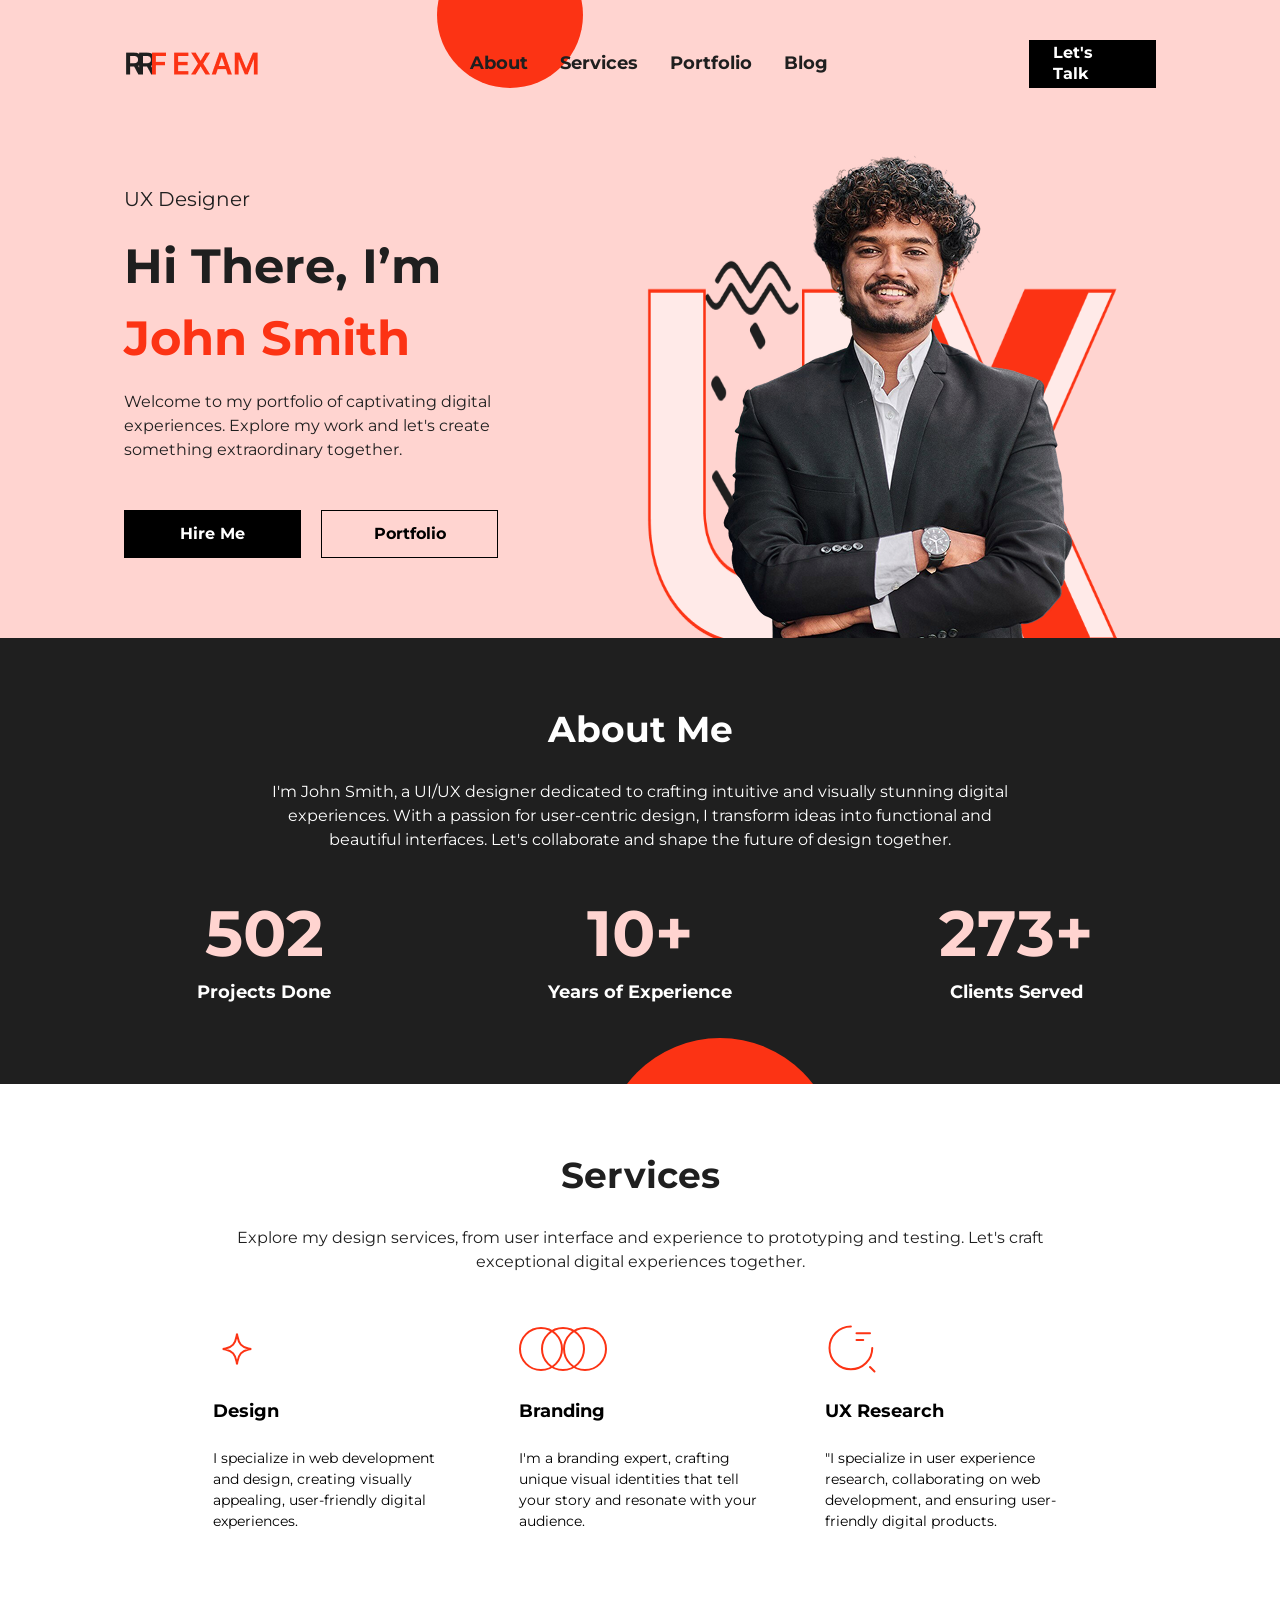
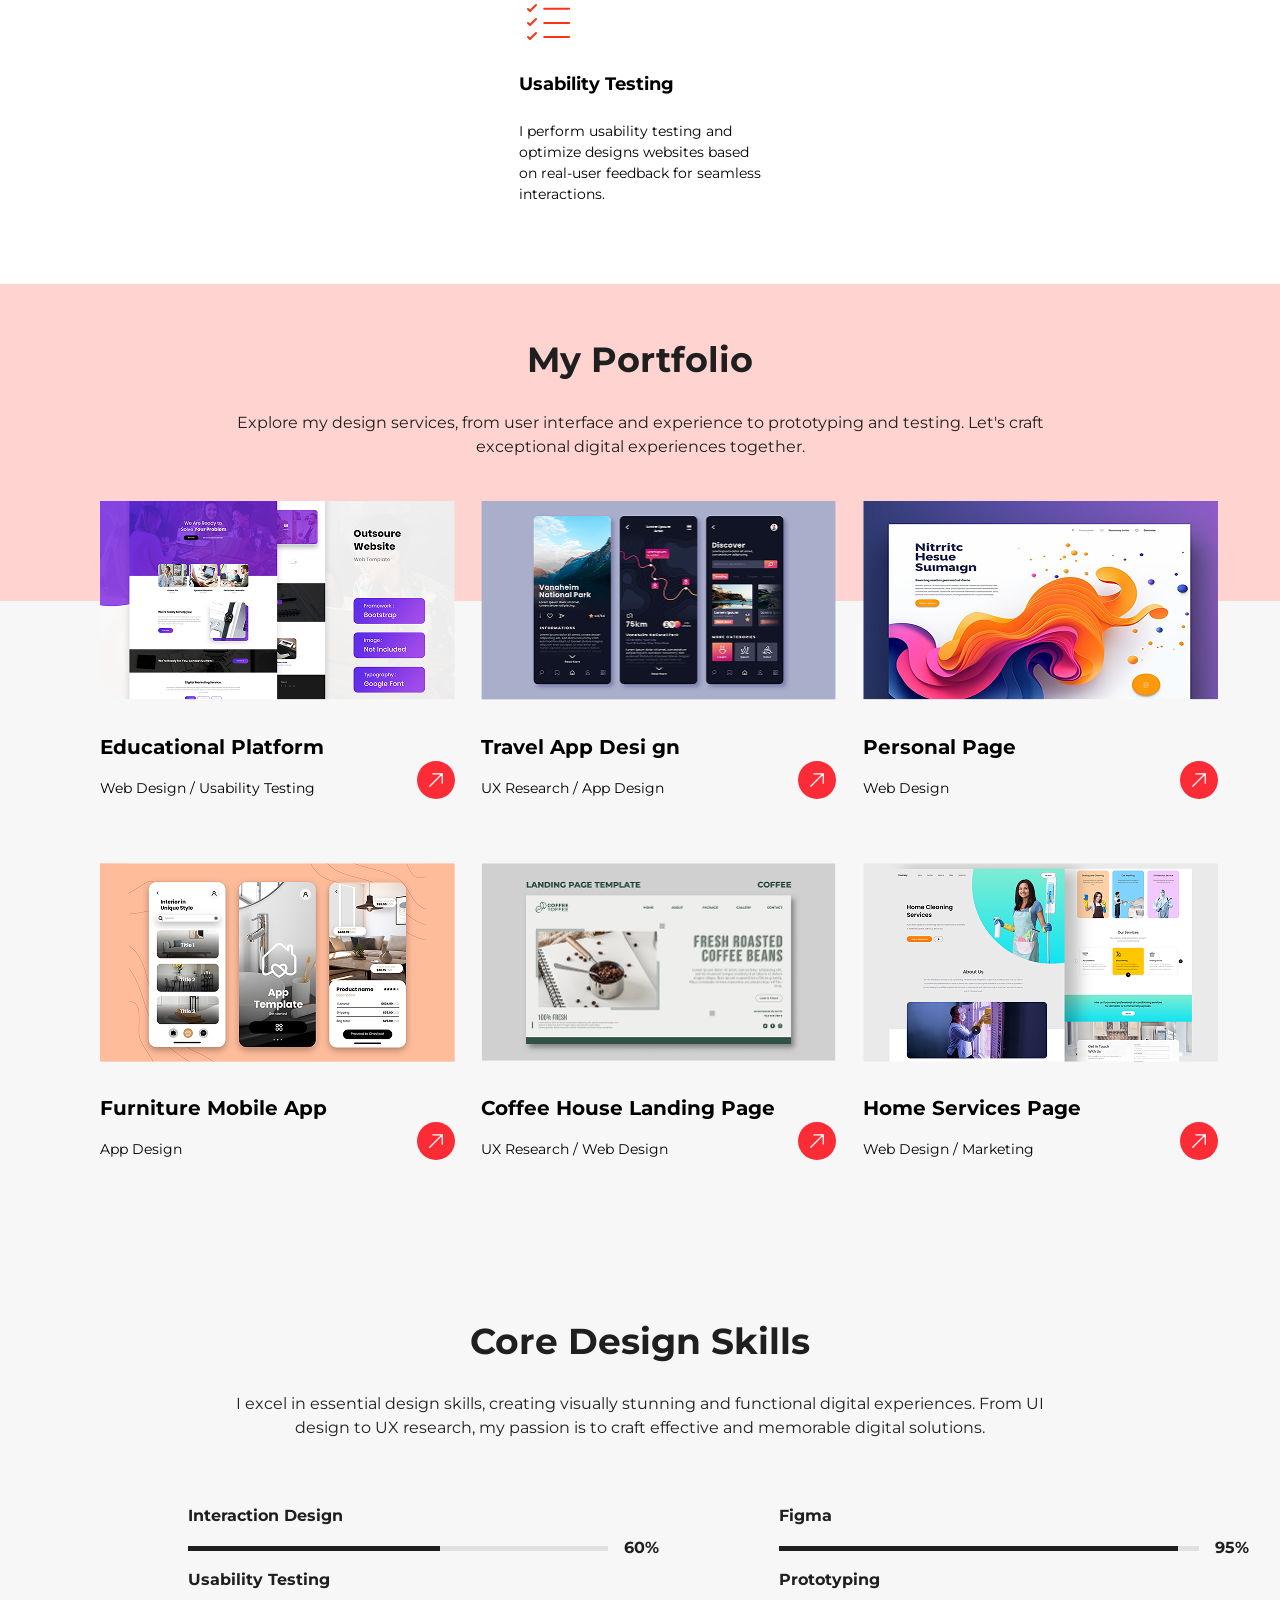
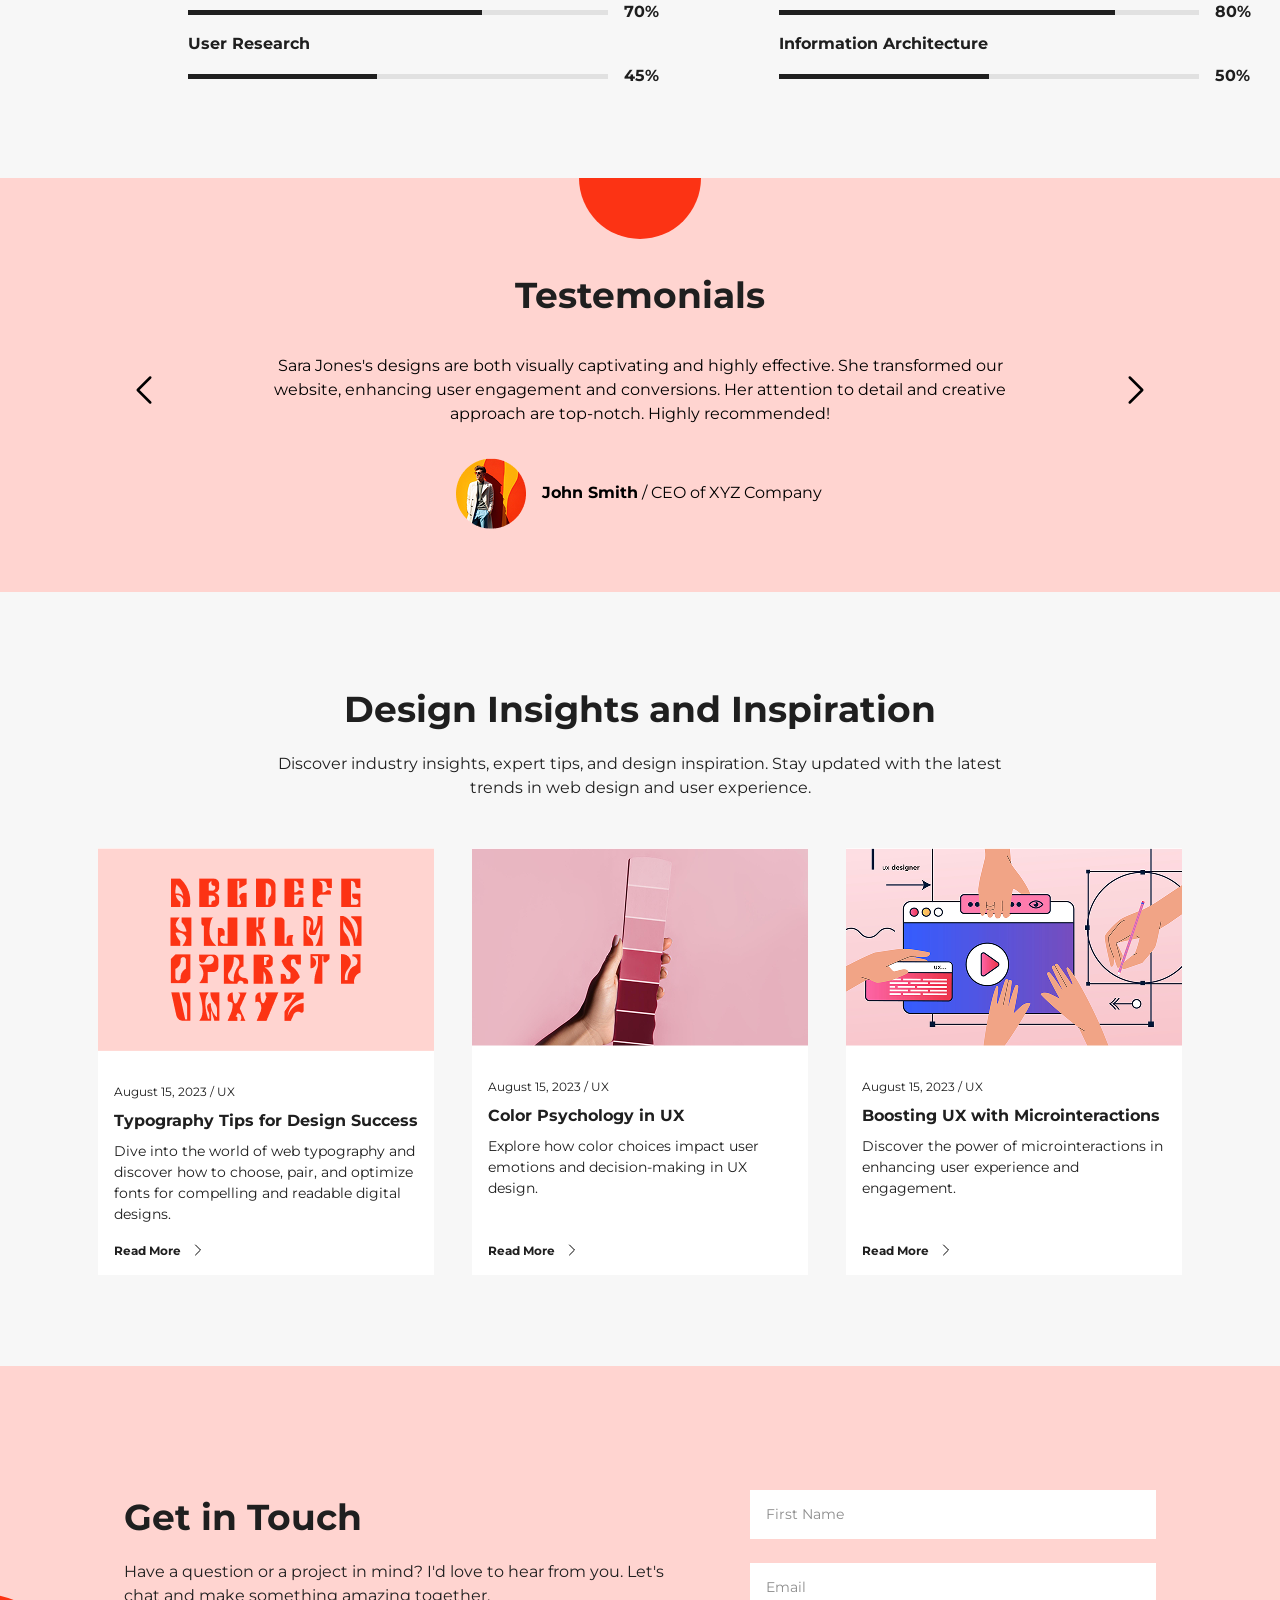
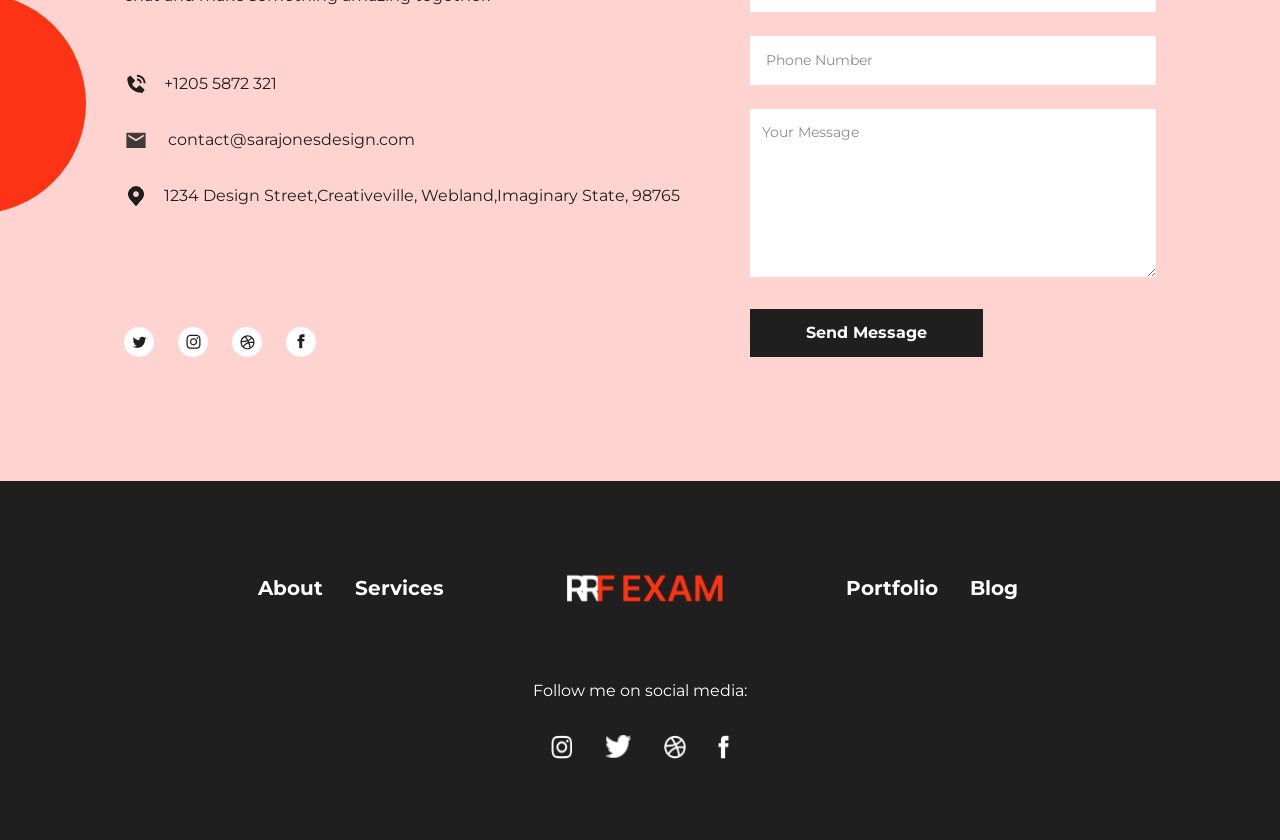
<file: tailwindcss-exam1-responsive/index.html>
<!doctype html>
<html>
<head>
  <meta charset="UTF-8">
  <meta name="viewport" content="width=device-width, initial-scale=1.0">
  <link href="./css/output.css" rel="stylesheet">
  <title>Tailwind Practice</title>
</head>
<body class="font-montserrat">

<!-- hero area -->
  <section class="hero-are relative flex flex-col md:gap-2 xl:gap-[32px] max-w-[1440px] px-4 sm:px-8 md:px-16 lg:px-[124px]   pt-[40px] mx-auto bg-[#ffd4d0]">

    <!-- circel -->
     <div class="circel absolute w-[100px] lg:w-[146px] h-16 lg:h-[146px] bg-[#fc3314] z-1 rounded-full left-[40%] md:left-[437px]  -top-[58px]"></div>

        <!-- header -->
        <header class="header flex items-center justify-between z-12">

            <!-- logo -->
              <div class="logo w-[110px] md:w-[136px] h-[30px] md:h-[36px]">
                <img src="img/header-logo.png" alt="logo" class="w-full h-full object-cover "   >
              </div>
            
            <!-- nav-bar -->
              <div class="nav-bar w-[350px] hidden md:flex">
              <ul class="navbar-ul flex items-center leading-[1.3] gap-[32px]">
                <li><a class="font-bold text-[18px] text-[#1f1f1f]" href="#">About</a></li>
                <li><a class="font-bold text-[18px] text-[#1f1f1f]" href="#">Services</a></li>
                <li><a class="font-bold text-[18px] text-[#1f1f1f]" href="#">Portfolio</a></li>
                <li><a class="font-bold text-[18px] text-[#1f1f1f]" href="#">Blog</a></li>
              </ul>
              </div>

            <!-- header-btn -->
              <div class="header-btn flex items-center justify-center bg-black text-white text-xs md:text-base w-[100px] md:w-[127px] h-[30px] md:h-[48px] px-4 md:px-6 py-2 md:py-3 font-normal md:font-bold leading-[1.3] ">
                <a href="#">Let's Talk</a>
              </div>

            <!-- Hamburger Menu -->
            <div class="relative md:hidden ">
              <input type="checkbox" id="menu-toggle" class="peer hidden">
              <label for="menu-toggle" class="cursor-pointer z-20 relative">
                <img src="img/hamburger-menu.png" alt="Hamburger Menu" class="w-[18px]"> 
              </label>
              <!-- Mobile Sliding Menu -->
              <div class="fixed top-[90px] right-0 w-[100%] h-screen bg-[#ffd4d0]/90 z-10 translate-x-full peer-checked:translate-x-0 duration-300 ease-in-out ">
              <ul class="navbar-ul flex flex-col items-center leading-[1.3] gap-6 p-6">
                <li><a class="font-bold text-[18px] text-[#1f1f1f]" href="#">About</a></li>
                <li><a class="font-bold text-[18px] text-[#1f1f1f]" href="#">Services</a></li>
                <li><a class="font-bold text-[18px] text-[#1f1f1f]" href="#">Portfolio</a></li>
                <li><a class="font-bold text-[18px] text-[#1f1f1f]" href="#">Blog</a></li>
              </ul>
              </div>

            </div>
        </header>

    <!-- Hero Area -->
    <div class="hero-area flex flex-col-reverse md:flex md:flex-row gap-6 md:gap-[48px]">
      
      <!-- text area -->
      <div class="hero-text-area md:w-1/2 flex flex-col 2xl:w-[457px] pt-4 lg:pt-[64px] pb-10 lg:pb-[80px] gap-4 md:gap-8 xl:gap-[48px] text-center md:text-start">
          <div class="text-wrapper flex flex-col gap-3 xl:gap-[16px] ">
            <h4 class=" font-montserrat text-[#1f1f1f] font-normal text-xs md:text-base xl:text-[20px] leading-[150%]">UX Designer</h4>
            <h2 class=" font-montserrat text-[#1f1f1f] font-bold md:text-4xl xl:text-[48px] leading-[150%]">Hi There, I’m <br> <span class="text-[#FC3314]">John Smith</span> </h2>
            <p class="font-normal text-[#1f1f1f] text-xs lg:text-[16px] leading-[150%]"> Welcome to my portfolio of captivating digital experiences. Explore my work and let's create something extraordinary together.</p>
          </div>

          <!-- Text Cta Btn -->
          <div class="hero-btns flex  justify-center md:justify-start  items-center w-[457px] h-[48px] gap-[20px]  ">
            <a href="#" class="flex items-center justify-center bg-black text-[white] sm:w-[160px] lg:w-[177px] h-[30px] md:h-[48px] py-2 md:py-3  xl:py-[12px] px-4 md:px-8 xl:px-[56px] font-normal md:font-bold text-xs  md:text-base"> Hire Me</a>
            <a href="#" class="flex items-center justify-center bg-transparent text-[black] border-[1px] border-[1f1f1f] sm:w-[160px] lg:w-[177px] h-[30px] md:h-[48px] py-2 md:py-3  xl:py-[12px] px-4 md:px-8 xl:px-[56px] font-normal md:font-bold text-xs  md:text-base ">Portfolio</a>

          </div>
      </div>
          

<!-- image area -->
<div class="hero-img relative w-full max-w-[1200px] mx-auto mt-5 md:mt-[34px] px-4">
  
  <!-- Background Image -->
  <!-- <img src="img/hero-bg-img.png"
       alt="Hero Image"
       class="img-area-one w-full mx-auto max-w-[300px] sm:max-w-[500px] md:max-w-[600px] lg:max-w-[700px] xl:max-w-[800px]"> -->
       <img src="img/hero-bg-img.png"
     alt="Hero Image"
     class="img-area-one w-full mx-auto
            max-w-[300px] sm:max-w-[500px] md:max-w-[687px]
            lg:max-w-[687px] xl:max-w-[687px] h-auto lg:h-[460px] mt-[24px] ml-[-16px]">

  <!-- Foreground Layered Image -->
  <img src="img/hero-img.png"
       alt=""
       class="img-area-two absolute bottom-0 md:top-0 xl:-top-[4px] left-1/2 -translate-x-1/2 2xl:left-[345px] object-contain  w-[230px]  md:w-[300px] xl:w-[458px]">
</div>

    </div>
  </section>
<!-- hero area -->



<!-- About area -->
<section class="about-area relative max-w-[1440px] mx-auto  min:h-[27.8125rem] bg-[#1f1f1f] px-[5%] py-16 md:py-20 xl:pt-[64px] xl:pb-[80px] flex flex-col gap-6 md:gap-[33px] z-10 overflow-hidden ">

  <!-- circle -->
   <div class="about-circle absolute left-1/2 -translate-x-1/2 xl:left-[600px] top-[400px] ml-[120px] w-[14.625rem] h-[14.625rem] bg-[#FC3314] rounded-full"></div>

  <!-- About text -->
    <div class="about-text mx-auto text-center w-[810px] flex flex-col gap-6 max-w-[50rem] w-full px-4 ">
      <h2 class="font-bold text-3xl md:text-4xl lg:text-[36px] leading-[150%] font-montserrat text-[#FFFFFF]">About Me</h2>
      <p class="font-normal text-[16px] leading-[150%] text-[#FFFFFF] " >I'm John Smith, a UI/UX designer dedicated to crafting intuitive and visually stunning digital experiences. With a passion for user-centric design, I transform ideas into functional and beautiful interfaces. Let's collaborate and shape the future of design together.</p>
    </div>

  <!-- About information -->
    <div class="about-info-wrapper relative w-full flex flex-col sm:flex-row gap-8 md:gap-[64px] justify-center mx-auto mt-auto max-w-[66.5rem] ">
      <div class="about-info flex-1 text-center">
        <h2 class="info-heading font-montserrat font-bold text-[#FFD4D0] text-4xl md:text-5xl lg:text-[64px] leading-[150%] ">502</h2>
        <h4 class="font-montserrat text-[#FFFFFF] font-bold text-sm md:text-base lg:text-[18px] leading-[130%]">Projects Done</h4>
      </div>
      <div class="about-info flex-1 text-center">
        <h2 class="info-heading font-montserrat font-bold text-[#FFD4D0] text-4xl md:text-5xl lg:text-[64px] leading-[150%] ">10+</h2>
        <h4 class="font-montserrat text-[#FFFFFF] font-bold text-sm md:text-base lg:text-[18px] leading-[130%]">Years of Experience</h4>
      </div>
      <div class="about-info flex-1 text-center">
        <h2 class="info-heading font-montserrat font-bold text-[#FFD4D0] text-4xl md:text-5xl lg:text-[64px] leading-[150%] ">273+</h2>
        <h4 class="font-montserrat text-[#FFFFFF] font-bold text-sm md:text-base lg:text-[18px] leading-[130%]">Clients Served</h4>
      </div>
    </div>

</section>
<!-- About area --> 

<!-- Service Section -->
 <section class="service-area px-[5%] xl:px-[124px]  py-16 min-h-[32.938rem] w-full flex flex-col items-center justify-center mx-auto gap-8 ">

    <!-- Service Heading -->
      <div class="services-heading flex flex-col gap-6 text-center max-w-[810px]  mx-auto">
        <h2 class="font-montserrat font-bold text-2xl  md:text-3xl lg:text-[36px] leading-[150%] text-[#1f1f1f]">Services</h2>
        <p class="font-montserrat font-normal text-sm md:text-base leading-[150%] text-[#1f1f1f]">Explore my design services, from user interface and experience to prototyping and testing. Let's craft exceptional digital experiences together.</p>
      </div>

    <!-- Service wrapper -->
     <div class="services-wrapper  flex flex-wrap gap-6 md:gap-8 justify-center  ">

      <!-- Single Service Box-1 -->
      <div class="single-service-card md:w-[274px] px-4 md:gap-6 md:h-[15.063] flex flex-col justify-center text-center md:text-start ">
        <div class="service-icon flex justify-center md:justify-start">
          <img src="img/Vector.svg" alt="service section design logo">
        </div>
        <h3 class="font-montserrat font-bold text-[18px] leading-[130%]">Design</h3>
        <p class="font-montserrat font-normal text-[14px] leading-[150%]">I specialize in web development and design, creating visually appealing, user-friendly digital experiences.</p>
      </div>
      
      <!-- Single Service Box-2 -->
      <div class="single-service-card md:w-[274px] px-[16px] gap-[24px] md:h-[241px] flex flex-col justify-center  text-center md:text-start ">
        <div class="service-icon  flex justify-center md:justify-start">
          <img src="img/Vector (1).svg" alt="service section branding logo">
        </div>
        <h3 class="font-montserrat font-bold text-[18px] leading-[130%]">Branding</h3>
        <p class="font-montserrat font-normal text-[14px] leading-[150%]">I'm a branding expert, crafting unique visual identities that tell your story and resonate with your audience.</p>
      </div>

      <!-- Single Service Box-3 -->
      <div class="single-service-card md:w-[274px] px-[16px] gap-[24px] md:h-[241px] flex flex-col justify-center  text-center md:text-start ">
        <div class="service-icon  flex justify-center md:justify-start">
          <img src="img/Vector (2).svg" alt="service section ux research logo">
        </div>
        <h3 class="font-montserrat font-bold text-[18px] leading-[130%]">UX Research</h3>
        <p class="font-montserrat font-normal text-[14px] leading-[150%]">"I specialize in user experience research, collaborating on web development, and ensuring user-friendly digital products.</p>
      </div>

      <!-- Single Service Box-4 -->
      <div class="single-service-card md:w-[274px] px-[16px] gap-[24px] md:h-[241px] flex flex-col justify-center  text-center md:text-start ">
        <div class="service-icon  flex justify-center md:justify-start ">
          <img src="img/Vector (3).svg" alt="service section usability testing logo">
        </div>
        <h3 class="font-montserrat font-bold text-[18px] leading-[130%]">Usability Testing</h3>
        <p class="font-montserrat font-normal text-[14px] leading-[150%]">I perform usability testing and optimize designs websites based on real-user feedback for seamless interactions.</p>
      </div>
     </div>
 </section>
<!-- Service Section -->

<!-- Portfolio Area -->
  <section class="portfolio-area max-w-[1440px] min-h-[940px] flex flex-col mx-auto bg-[#f7f7f7]">

    <!-- Portfolio Heading -->
    <div class="portfolio-heading w-full min-h-[317px] px:[5%] sm:px-[8%]  xl:px-[124px] pt-[50px] pt-[40px] md:pt-[50px] pb-[80px] md:pb-[142px] flex justify-center items-center bg-[#ffd4d0] ">
      <div class="portfolio-heading-wapper w-full max-w-[1192px] h-auto md:h-[125px] flex flex-col gap-4 md:gap-6 ">
        <h2 class="font-montserrat font-bold text-2xl md:text-[35px] leading-[150%] text-[#1f1f1f] text-center">My Portfolio</h2>
        <p class="w-full max-w-[810px] font-montserrat font-normal leading-[150%] text-sm md:text-base text-center self-center text-[#1f1f1f] px-4 md:px-0 ">Explore my design services, from user interface and experience to prototyping and testing. Let's craft exceptional digital experiences together.</p>
      </div>
    </div>
    <!-- portfolio Card Wrapper -->
    <div class="portfolio-card-wapper w-full flex flex-col  gap-[40px] md:gap-[64px] sm:px-[8%] px-[5%] md:px-[100px] pb-[40px] md:pb-[64px] -mt-[50px] md:-mt-[100px] ">

      <!-- Portfolio Card Row -->
      <div class="portfolio-card-row1 w-full max-w-[1192px] grid grid-cols-1 sm:grid-cols-2 lg:grid-cols-3  gap-6 md:gap-[64px] mx-auto   ">


        <!-- Portfolio Card 1 -->
        <div class="portfolio-card sm:w-[250px] md:w-[355px] h-full flex flex-col mx-auto gap-[32px] sm:mt-[30px] md:mt-0 ">

           <!-- Portfolio Card Img -->
              <div class="portfolio-card-img w-full h-[198.33px] bg-center bg-cover bg-no-repeat  ">
                <img src="img/protfollio-1.png" alt="educational platform image">  
              </div>

           <!-- Portfolio Card Content -->
              <div class="portfolio-card-content w-full h-[67px] flex justify-between ">
                <div class="card-heading flex flex-col gap-[16px] ">
                  <h2 class="font-montserrat font-bold text-[20px] leading-[150%] text-start" >Educational Platform</h2>
                  <h4 class=" font-montserrat font-normal text-[14px] leading-[150%] text-start ">Web Design / Usability Testing</h4>
                </div>
                <div class="card-icon flex items-center justify-center w-[38px] h-[38px] bg-center bg-no-repeat bg-red-500 rounded-full self-end text-[#FFFFFF]  ">
                  <svg xmlns="http://www.w3.org/2000/svg" fill="none" viewBox="0 0 24 24" stroke-width="1.5" stroke="currentColor" class="size-5">
                  <path stroke-linecap="round" stroke-linejoin="round" d="m4.5 19.5 15-15m0 0H8.25m11.25 0v11.25" />
                  </svg>
                </div>
              </div>
        </div>
        <!-- Portfolio Card 2 -->
        <div class="portfolio-card sm:w-[250px] md:w-[355px] h-full flex flex-col mx-auto gap-[32px] sm:mt-[30px] md:mt-0">

           <!-- Portfolio Card Img -->
              <div class="portfolio-card-img w-full h-[198.33px] bg-center bg-cover bg-no-repeat  ">
                <img src="img/protfolio-2.png" alt="educational platform image">  
              </div>

           <!-- Portfolio Card Content -->
              <div class="portfolio-card-content w-full h-[67px] flex justify-between ">
                <div class="card-heading flex flex-col gap-[16px] ">
                  <h2 class="font-montserrat font-bold text-[20px] leading-[150%] text-start" >Travel App Desi gn</h2>
                  <h4 class=" font-montserrat font-normal text-[14px] leading-[150%] text-start ">UX Research / App Design </h4>
                </div>
                <div class="card-icon flex items-center justify-center w-[38px] h-[38px] bg-center bg-no-repeat bg-red-500 rounded-full self-end text-[#FFFFFF]  ">
                  <svg xmlns="http://www.w3.org/2000/svg" fill="none" viewBox="0 0 24 24" stroke-width="1.5" stroke="currentColor" class="size-5">
                  <path stroke-linecap="round" stroke-linejoin="round" d="m4.5 19.5 15-15m0 0H8.25m11.25 0v11.25" />
                  </svg>
                </div>
              </div>
        </div>
        <!-- Portfolio Card 3 -->
        <div class="portfolio-card sm:w-[250px] md:w-[355px] h-full flex flex-col mx-auto gap-[32px] sm:mt-[30px] md:mt-0">

           <!-- Portfolio Card Img -->
              <div class="portfolio-card-img w-full h-[198.33px] bg-center bg-cover bg-no-repeat  ">
                <img src="img/protfollio-3.png" alt="educational platform image">  
              </div>

           <!-- Portfolio Card Content -->
              <div class="portfolio-card-content w-full h-[67px] flex justify-between ">
                <div class="card-heading flex flex-col gap-[16px] ">
                  <h2 class="font-montserrat font-bold text-[20px] leading-[150%] text-start" >Personal Page</h2>
                  <h4 class=" font-montserrat font-normal text-[14px] leading-[150%] text-start ">Web Design</h4>
                </div>
                <div class="card-icon flex items-center justify-center w-[38px] h-[38px] bg-center bg-no-repeat bg-red-500 rounded-full self-end text-[#FFFFFF]  ">
                  <svg xmlns="http://www.w3.org/2000/svg" fill="none" viewBox="0 0 24 24" stroke-width="1.5" stroke="currentColor" class="size-5">
                  <path stroke-linecap="round" stroke-linejoin="round" d="m4.5 19.5 15-15m0 0H8.25m11.25 0v11.25" />
                  </svg>
                </div>
              </div>
        </div>

        <!-- Portfolio Card 1 -->
        <div class="portfolio-card sm:w-[250px] md:w-[355px] h-full flex flex-col mx-auto gap-[32px] sm:mt-[30px] md:mt-0">

           <!-- Portfolio Card Img -->
              <div class="portfolio-card-img w-full h-[198.33px] bg-center bg-cover bg-no-repeat  ">
                <img src="img/protfollio-4.png " alt="Furniture Mobile App image">  
              </div>

           <!-- Portfolio Card Content -->
              <div class="portfolio-card-content w-full h-[67px] flex justify-between ">
                <div class="card-heading flex flex-col gap-[16px] ">
                  <h2 class="font-montserrat font-bold text-[20px] leading-[150%] text-start" >Furniture Mobile App</h2>
                  <h4 class=" font-montserrat font-normal text-[14px] leading-[150%] text-start ">App Design </h4>
                </div>
                <div class="card-icon flex items-center justify-center w-[38px] h-[38px] bg-center bg-no-repeat bg-red-500 rounded-full self-end text-[#FFFFFF]  ">
                  <svg xmlns="http://www.w3.org/2000/svg" fill="none" viewBox="0 0 24 24" stroke-width="1.5" stroke="currentColor" class="size-5">
                  <path stroke-linecap="round" stroke-linejoin="round" d="m4.5 19.5 15-15m0 0H8.25m11.25 0v11.25" />
                  </svg>
                </div>
              </div>
        </div>
        <!-- Portfolio Card 2 -->
        <div class="portfolio-card sm:w-[250px] md:w-[355px] h-full flex flex-col mx-auto gap-[32px] sm:mt-[30px]  md:mt-0">

           <!-- Portfolio Card Img -->
              <div class="portfolio-card-img w-full h-[198.33px] bg-center bg-cover bg-no-repeat  ">
                <img src="img/protfollio-5.png" alt="Coffee House Landing Page image">  
              </div>

           <!-- Portfolio Card Content -->
              <div class="portfolio-card-content w-full h-[67px] flex justify-between ">
                <div class="card-heading flex flex-col gap-[16px] ">
                  <h2 class="font-montserrat font-bold text-[20px] leading-[150%] text-start" >Coffee House Landing Page</h2>
                  <h4 class=" font-montserrat font-normal text-[14px] leading-[150%] text-start ">UX Research / Web Design </h4>
                </div>
                <div class="card-icon flex items-center justify-center w-[38px] h-[38px] bg-center bg-no-repeat bg-red-500 rounded-full self-end text-[#FFFFFF]  ">
                  <svg xmlns="http://www.w3.org/2000/svg" fill="none" viewBox="0 0 24 24" stroke-width="1.5" stroke="currentColor" class="size-5">
                  <path stroke-linecap="round" stroke-linejoin="round" d="m4.5 19.5 15-15m0 0H8.25m11.25 0v11.25" />
                  </svg>
                </div>
              </div>
        </div>
        <!-- Portfolio Card 3 -->
        <div class="portfolio-card sm:w-[250px] md:w-[355px] h-full flex flex-col mx-auto gap-[32px] sm:mt-[30px]  md:mt-0">

           <!-- Portfolio Card Img -->
              <div class="portfolio-card-img w-full h-[198.33px] bg-center bg-cover bg-no-repeat  ">
                <img src="img/protfollio-6.png" alt="educational platform image">  
              </div>

           <!-- Portfolio Card Content -->
              <div class="portfolio-card-content w-full h-[67px] flex justify-between ">
                <div class="card-heading flex flex-col gap-[16px] ">
                  <h2 class="font-montserrat font-bold text-[20px] leading-[150%] text-start" >Home Services Page</h2>
                  <h4 class=" font-montserrat font-normal text-[14px] leading-[150%] text-start ">Web Design / Marketing</h4>
                </div>
                <div class="card-icon flex items-center justify-center w-[38px] h-[38px] bg-center bg-no-repeat bg-red-500 rounded-full self-end text-[#FFFFFF]  ">
                  <svg xmlns="http://www.w3.org/2000/svg" fill="none" viewBox="0 0 24 24" stroke-width="1.5" stroke="currentColor" class="size-5">
                  <path stroke-linecap="round" stroke-linejoin="round" d="m4.5 19.5 15-15m0 0H8.25m11.25 0v11.25" />
                  </svg>
                </div>
              </div>
        </div>
      </div>
    </div>
  </section>
<!-- Portfolio Area --> 

<!-- Skills Area  -->
  <section class="skills-area w-full max-w-[1440px] min-h-[554px] px-[10%] sm:px-[10%] md:px-[12%] lg:px[15%] xl:px-[188px] py-[30px] xs:py-[40px] sm:py-[60px] md:py-[80px] lg:py-[90px] flex flex-col gap-[30px] sm:gap-[50px] md:gap-[60px] lg:gap-[64px] items-center mx-auto bg-[#f7f7f7]   ">

    <!-- Skills Header -->
    <div class="skills-header flex flex-col w-full xs:w-[90%] sm:w-[85%] md:w-[810px] h-auto gap-3 sm:gap-4 md:gap-[24px]">
      <h2 class="font-montserrat font-bold text-2xl sm:text-[30px] md:text-[34px] lg:text-[36px] leading-[150%] text-center text-[#1f1f1f]">Core Design Skills</h2>
      <p class="font-montserrat font-normal  text-sm sm:text-[15px] md:text-[16px] leading-[150%] text-[#1f1f1f] text-center ">I excel in essential design skills, creating visually stunning and functional digital experiences. From UI design to UX research, my passion is to craft effective and memorable digital solutions.</p>
    </div>

    <!-- Skills Wapper -->
     <div class="skills-wapper w-full max-w-[1064px] h-auto flex flex-col lg:flex-row gap-[20px] sm:gap-[0px] md:gap-[50px] lg:gap-[80px] xl:gap-[120px]   ">
      <!-- Left Column -->
       <div class="skills-left-column w-full lg:w-[calc(50%-40px)] xl:w-[472px] h-auto flex flex-col gap-3 sm:gap-4 md:gap-[8px] ">

        <!-- Single Left Bar-1 -->
        <div class="single-skills w-full h-auto md:h-[56px] flex flex-col sm:gap-[8px] md:gap-[16px] items-start ">
          <h2 class="font-montserrat font-bold text-[14px] md:text-base leading-[150%] text-[#1f1f1f] text-start">Interaction Design</h2>
          <div class="skill-bar w-full h-[8px] flex gap-2 xs:gap-3 sm:gap-[14px] md:gap-[16px] items-center ">
            <div class="w-[calc(100%-45px)] xs:w-[calc(100%-50px)] sm:w-[calc(100%-55px)] md:w-[420px] h-[5px] bg-[#E1E1E1]">
              <div class="w-[60%] h-[5px] bg-[#1f1f1f]"></div>
            </div>
            <h4 class="font-montserrat font-bold  text-[14px] sm:-[15px] md:text-base leading-[150%] text-[#1F1F1F]">60%</h4>
          </div>
        </div>
                <!-- Single Left Bar-2 -->
        <div class="single-skills w-full h-auto md:h-[56px] flex flex-col sm:gap-[8px] md:gap-[16px] items-start ">
          <h2 class="font-montserrat font-bold text-[14px] md:text-base leading-[150%] text-[#1f1f1f] text-start">Usability Testing</h2>
          <div class="skill-bar w-full h-[8px] flex gap-2 xs:gap-3 sm:gap-[14px] md:gap-[16px] items-center ">
            <div class="w-[calc(100%-45px)] xs:w-[calc(100%-50px)] sm:w-[calc(100%-55px)] md:w-[420px] h-[5px] bg-[#E1E1E1]">
              <div class="w-[70%] h-[5px] bg-[#1f1f1f]"></div>
            </div>
            <h4 class="font-montserrat font-bold  text-[14px] sm:-[15px] md:text-base leading-[150%] text-[#1F1F1F]">70%</h4>
          </div>
        </div>
                <!-- Single Left Bar-3 -->
        <div class="single-skills w-full h-auto md:h-[56px] flex flex-col sm:gap-[8px] md:gap-[16px] items-start ">
          <h2 class="font-montserrat font-bold text-[14px] md:text-base leading-[150%] text-[#1f1f1f] text-start">User Research</h2>
          <div class="skill-bar w-full h-[8px] flex gap-2 xs:gap-3 sm:gap-[14px] md:gap-[16px] items-center ">
            <div class="w-[calc(100%-45px)] xs:w-[calc(100%-50px)] sm:w-[calc(100%-55px)] md:w-[420px] h-[5px] bg-[#E1E1E1]">
              <div class="w-[45%] h-[5px] bg-[#1f1f1f]"></div>
            </div>
            <h4 class="font-montserrat font-bold  text-[14px] sm:-[15px] md:text-base leading-[150%] text-[#1F1F1F]">45%</h4>
          </div>
        </div>

       </div>
  
      <!-- Right Column -->
       <div class="skills-left-column w-full lg:w-[calc(50%-40px)] xl:w-[472px] h-auto flex flex-col gap-3 sm:gap-4 md:gap-[8px] ">

        <!-- Single Right Bar-1 -->
        <div class="single-skills w-full h-auto md:h-[56px] flex flex-col sm:gap-[8px] md:gap-[16px] items-start ">
          <h2 class="font-montserrat font-bold text-[14px] md:text-base leading-[150%] text-[#1f1f1f] text-start">Figma</h2>
          <div class="skill-bar w-full h-[8px] flex gap-2 xs:gap-3 sm:gap-[14px] md:gap-[16px] items-center ">
            <div class="w-[calc(100%-45px)] xs:w-[calc(100%-50px)] sm:w-[calc(100%-55px)] md:w-[420px] h-[5px] bg-[#E1E1E1]">
              <div class="w-[95%] h-[5px] bg-[#1f1f1f]"></div>
            </div>
            <h4 class="font-montserrat font-bold  text-[14px] sm:-[15px] md:text-base leading-[150%] text-[#1F1F1F]">95%</h4>
          </div>
        </div>
                <!-- Single Right Bar-2 -->
        <div class="single-skills w-full h-auto md:h-[56px] flex flex-col sm:gap-[8px] md:gap-[16px] items-start ">
          <h2 class="font-montserrat font-bold text-[14px] md:text-base leading-[150%] text-[#1f1f1f] text-start">Prototyping</h2>
          <div class="skill-bar w-full h-[8px] flex gap-2 xs:gap-3 sm:gap-[14px] md:gap-[16px] items-center ">
            <div class="w-[calc(100%-45px)] xs:w-[calc(100%-50px)] sm:w-[calc(100%-55px)] md:w-[420px] h-[5px] bg-[#E1E1E1]">
              <div class="w-[80%] h-[5px] bg-[#1f1f1f]"></div>
            </div>
            <h4 class="font-montserrat font-bold  text-[14px] sm:-[15px] md:text-base leading-[150%] text-[#1F1F1F]">80%</h4>
          </div>
        </div>
                <!-- Single Right Bar-3 -->
        <div class="single-skills w-full h-auto md:h-[56px] flex flex-col sm:gap-[8px] md:gap-[16px] items-start ">
          <h2 class="font-montserrat font-bold text-[14px] md:text-base leading-[150%] text-[#1f1f1f] text-start">Information Architecture</h2>
          <div class="skill-bar w-full h-[8px] flex gap-2 xs:gap-3 sm:gap-[14px] md:gap-[16px] items-center ">
            <div class="w-[calc(100%-45px)] xs:w-[calc(100%-50px)] sm:w-[calc(100%-55px)] md:w-[420px] h-[5px] bg-[#E1E1E1]">
              <div class="w-[50%] h-[5px] bg-[#1f1f1f]"></div>
            </div>
            <h4 class="font-montserrat font-bold  text-[14px] sm:-[15px] md:text-base leading-[150%] text-[#1F1F1F]">50%</h4>
          </div>
        </div>

       </div>
       </div>
     </section>
  </div>
<!-- Skills Area  -->

<!-- Testemonials Area -->
<section class="Testemonials-area relative overflow-hidden w-full max-w-[1440px] mai-h-[414px] px-[5%] sm:px-[8%] md:px-[10%] lg:px-[124px] pt-[90px] pb-[64px] bg bg-[#FFD4D0] flex justify-center mx-auto">
  
  <!-- Circle -->
  <div class="testemonials-circle absolute w-[85px] sm:w-[100px] lg:w-[122px] h-[80px] sm:h-[100px] lg:h-[122px] bg-[#fc3314] z-1 rounded-full -top-[60px] sm:-top-[55px] lg:-top-[61px] "> </div>

  <!-- Testemonials Info  -->
  <div class="Testemonials-info w-full max-w-[1192px] h-auto flex flex-col gap-4 lg:gap-[32px] items-center">
    <h2 class="font-montserrat font-bold text-2xl md:text-3xl lg:text-[36px] leading-[150%] text-center text-[#1f1f1f] ">Testemonials</h2>

        <!-- Testemonials Wrapper Peragraph and Carosel -->
        <div class="testemonials-wapper w-full max-w-[1192px] h-auto flex justify-between items-center gap-[20px] sm:gap-[30px] md:gap-[40px]">
          <!-- Left Carosel -->
          <button class=" w-[30px] sm:w-[35px] lg:w-[40px] h-[30px] sm:h-[35px] lg:h-[40px]">
            <svg xmlns="http://www.w3.org/2000/svg" fill="none" viewBox="0 0 24 24" stroke-width="1.5" stroke="currentColor" class="size-10">
            <path stroke-linecap="round" stroke-linejoin="round" d="M15.75 19.5 8.25 12l7.5-7.5" />
            </svg>
          </button>
          <!-- Peragraph -->
          <p class=" w-full sm:w-[70%] md:w-[768px] h-auto font-montserrat font-normal text-sm md:text-[16px] leading-[150%] text-center">Sara Jones's designs are both visually captivating and highly effective. She transformed our website, enhancing user engagement and conversions. Her attention to detail and creative approach are top-notch. Highly recommended!</p>
          <!-- Right Carosel -->
          <button class="w-[30px] sm:w-[35px] lg:w-[40px] h-[30px] sm:h-[35px] lg:h-[40px]">
            <svg xmlns="http://www.w3.org/2000/svg" fill="none" viewBox="0 0 24 24" stroke-width="1.5" stroke="currentColor" class="size-10">
            <path stroke-linecap="round" stroke-linejoin="round" d="m8.25 4.5 7.5 7.5-7.5 7.5" />
            </svg>
          </button>
        </div>

        <!-- Client Profile/ Info -->
        <div class="client-profile w-full max-w-[368px] h-auto flex gap-[16px] items-center">

          <!-- Claint Image -->
            <div class="client-image w-[60px] md:w-[70px] h-[70px] rounded-full">
                <img src="img/testemonals-img.png" alt="testemonals client-image ">
            </div >
            <!-- Client Name and Possition -->
             <h4 class="font-normal text-[14px] sm:text-[16px] leading-[150%] "> <span class="font-bold">John Smith</span> / CEO of XYZ Company</h4>
        </div>
  </div>
 </section>
<!-- Testemonials Area -->

<!-- Blog Area -->
<section class="blog-area w-full max-w-[1440px] min-h-[772px] flex flex-col gap-[30px] md:gap-[40px] lg:gap-[48px] px-[5%] sm:px-[8%] md:px-[10%] lg:px-[124px] py-[80px] lg:py-[90px] mx-auto bg-[#f7f7f7] md:-mb-[20px]" >
    <!-- Blog Heading -->
    <div class="blog-heading w-full max-w-[799px] h-auto lg:h-[118px] flex flex-col gap-[12px] sm:gap-[16px] mx-auto px-4">
        <h2 class="font-montserrat font-bold text-2xl sm:text-3xl lg:text-[36px] text-[#1f1f1f] leading-[150%] text-center">Design Insights and Inspiration</h2>
        <p class="font-montserrat font-normal text-sm md:text-[16px] text-[#1f1f1f] leading-[150%] text-center">Discover industry insights, expert tips, and design inspiration. Stay updated with the latest trends in web design and user experience.</p>
    </div>
    <!-- Blog Wapper -->
    <div class="blog-card-wapper w-full max-w-[1192px] h-auto grid grid-cols-1 sm:grid-cols-1  md:grid-cols-2 lg:grid-cols-3 justify-items-center md:gap-[90px]">

        <!-- Single Blog Card 1 -->
        <div class="single-blog-card w-[336px] h-[426.15px] flex flex-col gap-[32px] items-center mb-[21px] bg-[#ffffff] ">
            <!-- Blog Image -->
            <div class="blog-image w-[336px] h-[202.15px]">
              <img src="img/design1.png" alt="">
            </div>
            <!-- Blog Content -->
            <div class="blog-content w-[336px] h-[192px] flex flex-col gap-[16px] px-[16px] pb-[16px]">
               <!-- Blog Content Text -->
               <div class="blog-content-inner w-[304px] h-[142px] flex flex-col gap-[8px]  ">
                  <h4 class="font-montserrat font-normal text-[12px] text-[#1f1f1f] text-start leading-[150%]">August 15, 2023 / UX</h4>
                  <h2 class="font-montserrat font-bold text-[16px] text-[#1f1f1f] leading-[150%] text-start">Typography Tips for Design Success</h2>
                  <p class="font-montserrat font-normal text-[14px] text-[#1f1f1f] leading-[150%] text-start">Dive into the world of web typography and discover how to choose, pair, and optimize fonts for compelling and readable digital designs.</p>
               </div>
               <!-- Cta Blog link -->
               <div class="blog-content-cta w-[92px] h-[18px] flex justify-between items-center ">
                  <!-- Blog Cta Button -->
                  <div class="blog-cta-btn">
                    <a class="font-montserrat font-bold text-[12px] text-[#1f1f1f] leading-[150%] text-start" href="#">Read More</a>
                  </div>
                  <!-- Blog Cta Icon -->
                  <div class="blog-cta-icon w-[16px] h-[16px]">
                      <svg xmlns="http://www.w3.org/2000/svg" fill="none" viewBox="0 0 24 24" stroke-width="1.5" stroke="currentColor" class="size-4">
                        <path stroke-linecap="round" stroke-linejoin="round" d="m8.25 4.5 7.5 7.5-7.5 7.5" />
                      </svg>
                   </div>
               </div>
            </div>

        </div>

        <!-- Single Blog Card 2 -->
        <div class="single-blog-card w-[336px] h-[426.15px] flex flex-col gap-[32px] items-center bg-[#ffffff]  mb-[21px] ">
            <!-- Blog Image -->
            <div class="blog-image w-[336px] h-[202.15px]">
              <img src="img/design2.png" alt="">
            </div>
            <!-- Blog Content -->
            <div class="blog-content w-[336px] h-[200px] flex flex-col gap-[16px] px-[16px] pb-[16px] justify-between">
               <!-- Blog Content Text -->
               <div class="blog-content-inner w-[304px] h-[142px] flex flex-col gap-[8px]  ">
                  <h4 class="font-montserrat font-normal text-[12px] text-[#1f1f1f] text-start leading-[150%]">August 15, 2023 / UX</h4>
                  <h2 class="font-montserrat font-bold text-[16px] text-[#1f1f1f] leading-[150%] text-start">Color Psychology in UX</h2>
                  <p class="font-montserrat font-normal text-[14px] text-[#1f1f1f] leading-[150%] text-start">Explore how color choices impact user emotions and decision-making in UX design.</p>
               </div>
               <!-- Cta Blog link -->
               <div class="blog-content-cta w-[92px] h-[18px] flex justify-between items-center ">
                  <!-- Blog Cta Button -->
                  <div class="blog-cta-btn">
                    <a class="font-montserrat font-bold text-[12px] text-[#1f1f1f] leading-[150%]  text-start" href="#">Read More</a>
                  </div>
                  <!-- Blog Cta Icon -->
                  <div class="blog-cta-icon w-[16px] h-[16px]">
                      <svg xmlns="http://www.w3.org/2000/svg" fill="none" viewBox="0 0 24 24" stroke-width="1.5" stroke="currentColor" class="size-4">
                        <path stroke-linecap="round" stroke-linejoin="round" d="m8.25 4.5 7.5 7.5-7.5 7.5" />
                      </svg>
                   </div>
               </div>
            </div>
        </div>

        <!-- Single Blog Card 3 -->
        <div class="single-blog-card w-[336px] h-[426.15px] flex flex-col gap-[32px] items-center bg-[#ffffff]  mb-[21px] ">
            <!-- Blog Image -->
            <div class="blog-image w-[336px] h-[202.15px]">
              <img src="img/design3.png" alt="">
            </div>
            <!-- Blog Content -->
            <div class="blog-content w-[336px] h-[200px] flex flex-col gap-[16px] px-[16px] pb-[16px] justify-between">
               <!-- Blog Content Text -->
               <div class="blog-content-inner w-[304px] h-[142px] flex flex-col gap-[8px]  ">
                  <h4 class="font-montserrat font-normal text-[12px] text-[#1f1f1f] text-start leading-[150%]">August 15, 2023 / UX</h4>
                  <h2 class="font-montserrat font-bold text-[16px] text-[#1f1f1f] leading-[150%] text-start">Boosting UX with Microinteractions</h2>
                  <p class="font-montserrat font-normal text-[14px] text-[#1f1f1f] leading-[150%] text-start">Discover the power of microinteractions in enhancing user experience and engagement.</p>
               </div>
               <!-- Cta Blog link -->
               <div class="blog-content-cta w-[92px] h-[18px] flex justify-between items-center ">
                  <!-- Blog Cta Button -->
                  <div class="blog-cta-btn">
                    <a class="font-montserrat font-bold text-[12px] text-[#1f1f1f] leading-[150%] text-start" href="#">Read More</a>
                  </div>
                  <!-- Blog Cta Icon -->
                  <div class="blog-cta-icon w-[16px] h-[16px]">
                      <svg xmlns="http://www.w3.org/2000/svg" fill="none" viewBox="0 0 24 24" stroke-width="1.5" stroke="currentColor" class="size-4">
                        <path stroke-linecap="round" stroke-linejoin="round" d="m8.25 4.5 7.5 7.5-7.5 7.5" />
                      </svg>
                   </div>
               </div>
            </div>
        </div>
     </div>
</section>
<!-- Blog Area -->

<!-- Contact Area -->
 <section class="contact-area relative w-full max-w-[1440px] min-h-[715px] p-[15%] sm:p-[8%] md:p-[10%] lg:p-[124px] mx-auto flex gap-[40px] md:gap-[50px] lg:gap-[60px] flex-col lg:flex-row bg-[#ffd4d0] z-10 overflow-hidden ">
  <!-- Read Circle -->
  <div class="red-circle absolute w-[120px] sm:w-[160px] md:w-[200px] lg:w-[221px] h-[120px] sm:h-[160px] md:h-[200px] lg:h-[221px] bg-[#fc3314] rounded-full top-[50%] lg:top-[227px] -left-[50px] sm:-left-[80px] md:-left-[100px] lg:-left-[135px] -z-1 "></div>

  <!-- Contact Left -->
   <div class="contact-left w-full lg:w-[566px] h-auto flex flex-col justify-between gap-[40px] md:gap-[50px] lg:gap-0 ">

      <!-- Contact Left Heading -->
      <div class="contact-left-text w-full h-auto flex flex-col gap-[40px] md:gap-[50px] lg:gap-[64px] text-start">
          <div class="contact-heading w-full lg:w-[566px] h-auto flex flex-col gap-[16px]">
              <h2 class="font-montserrat font-bold text-2xl md:text-32px lg:text-[36px] text-[#1f1f1f] leading-[150%] text-start">Get in Touch</h2>
              <p class="font-montserrat font-normal text-sm sm:text-[15px] lg:text-base text-[#1f1f1f] leading-[150%] text-start">Have a question or a project in mind? I'd love to hear from you. Let's chat and make something amazing together.</p>
          </div>
          <!-- Contact Left Info -->
          <div class="contact-info w-full lg:w-[566px] h-auto lg:h-[136px] flex flex-col gap-[24px] md:gap-[32px] font-montserrat font-normal text-sm lg:text-base text-[#1f1f1f] leading-[150%] text-start">
            <div class="phone flex gap-[16px] items-center">
                <div class="phone-icon  ">
                    <img class="w-[24px] h-[24px]" src="img/contact-phone-call.svg" alt="">
                </div>
                <p class="font-montserrat font-normal text-sm lg:text-[16px] text-[#1f1f1f] leading-[150%] text-start">+1205 5872 321</p>
            </div>

            <div class="mail flex gap-[16px] items-center">
                <div class="mail-icon">
                    <img class="w-[24px] h-[24px]" src="img/contact-sharp-email.svg" alt="">
                </div>
                <p class="font-montserrat font-normal text-sm lg:text-[16px] text-[#1f1f1f] leading-[150%] text-start pl-[4px]"> contact@sarajonesdesign.com</p>
            </div>

            <div class="location flex gap-[16px] items-center">
                <div class="location-icon">
                    <img class="w-[24px] h-[24px]" src="img/contact-location-filled.svg" alt="">
                </div>
                <p class="font-montserrat font-normal text-sm lg:text-[16px] text-[#1f1f1f] leading-[150%] text-start">1234 Design Street,Creativeville, Webland,Imaginary State, 98765</p>
            </div>


          </div>
      </div>
      <!-- Contact Left Social Icon -->
      <div class="contact-left-social-icon w-full max-w-[192px] h-[30px] flex gap-[16px] md:gap-[24px] ">
          <div class="twitter relative w-[30px] h-[30px] bg-[#ffffff] rounded-full">
              <img class="absolute w-[15px] h-[12px] top-[9px] left-[8px] " src="img/contact-twitter.svg" alt="">
          </div>

          <div class="insta relative w-[30px] h-[30px] bg-[#ffffff] rounded-full">
              <img class="absolute w-[15px] h-[15px] top-[7px] left-[8px] " src="img/contact-insta.svg" alt="">
          </div>

          <div class="dribbble relative w-[30px] h-[30px] bg-[#ffffff] rounded-full">
              <img class="absolute w-[15px] h-[15px] top-[8px] left-[8px] " src="img/contact-dribbble.svg" alt="">
          </div>

          <div class="facebook relative w-[30px] h-[30px] bg-[#ffffff] rounded-full">
              <img class="absolute w-[14px] h-[15px] top-[7px] left-[8px]" src="img/contact-facebook.svg" alt="">
          </div>
      </div>
   </div>
   <!-- Contact Rignt -->
   <div class="contact-right w-full lg:w-[566px] h-auto  flex flex-col gap-6 md:gap-[32px]">
      <!-- Text Fields -->
      <div class="text-fields w-full h-auto lg:h-[387px]  flex flex-col  gap-[24px] font-montserrat font-normal text-xs  sm:text-[14px] leading-[150%]">
          <!-- Text Input -->
          <input class="bg-[#ffffff] w-full h-[45px] md:h-[49px] px-[12px] md:px-[16px] py-[12px] md:py-[14px] placeholder:text-[#8D8D8D]" type="text" placeholder="First Name">
          <input class="bg-[#ffffff] w-full h-[45px] md:h-[49px] px-[12px] md:px-[16px] py-[12px] md:py-[14px] placeholder:text-[#8D8D8D]" type="email" placeholder="Email">
          <input class="bg-[#ffffff] w-full h-[45px] md:h-[49px] px-[12px] md:px-[16px] py-[12px] md:py-[14px] placeholder:text-[#8D8D8D]" type="tel" placeholder="Phone Number">
          <textarea class="bg-[#ffffff] w-full h-[45px] md:h-[168px px-[12px] md:px-[16px py-[12px] md:py-[13px] placeholder:text-[#8D8D8D] h-[168px]" type="text" placeholder="Your Message"></textarea>
      </div>
      <!-- Buttons -->
       <a class=" w-full max-w-[233px] h-[44px] md:h-[48px] bg-[#1f1f1f] px-6 md:px-[56px] py-[10px] md:py-[12px] font-montserrat font-bold text-[#ffffff] text-sm md:text-[16px] leading-[150%] flex items-center justify-center mx-left " href="#">Send Message</a>
   </div>
 </section>
<!-- Contact Area -->

<!-- Footer Area -->
<section class="footer-area w-full max-w-[1440px] min-h-[359.45px] px-[5%] sm:px-[10%] md:px-[15%] lg:px-[300px] py-[80px] mx-auto bg-[#1f1f1f] text-center ">
    <div class="footer-wapper w-full max-w-[765px] h-auto xl:h-[199.45px] flex flex-col gap-[40px] sm:gap-[50px] md:gap-[60px] lg:gap-[64px] flex flex-col items-center mx-auto text-[#ffffff] ">
        <!-- Footer Menu + Logo + Menu -->
        <div class="footer-menu w-full lg:w-[765px] h-auto flex flex-col sm:flex-row justify-center items-center gap-[30px] sm-gap-[50px] md:gap-[80px] lg:gap-[120px] ">

            <div class="menu-left w-auto  h-auto order-2 sm:order-1">
              <ul class="flex gap-[20px] md:gap-[32px]">
                <li><a class="font-montserrat font-bold text-base sm:text-[18px] lg:text-[20px] text-[#ffffff] leading-[150%]" href="#">About</a></li>
                <li><a class="font-montserrat font-bold text-base sm:text-[18px] lg:text-[20px] text-[#ffffff] leading-[150%]" href="#">Services</a></li>
              </ul>
            </div>
            <!-- Logo -->
            <div class="logo w-[110px] sm:w-[140px] md:w-[150px] lg:w-[163px] h-auto lg:h-[54px] order-1 sm:order-2">
              <img  src="img/footer-logo.png" alt="" class="w-full h-auto">
            </div>
            <!-- Menu Right -->
            <div class="menu-right w-auto lg:w-[177px] h-auto h-[30px] order-3 sm:order-3">
              <ul class="flex gap-[20px] md:gap-[32px]">
                <li><a class="font-montserrat font-bold text-base sm:text-[18px] lg:text-[20px] text-[#ffffff] leading-[150%]" href="#">Portfolio</a></li>
                <li><a class="font-montserrat font-bold text-base sm:text-[18px] lg:text-[20px] text-[#ffffff] leading-[150%]" href="#">Blog</a></li>
              </ul>
            </div>
            
          

        </div>
        <!-- Footer Social Link -->
          <div class="footer-social-link w-full max-w-[216px] h-auto lg:h-[81.45px] flex flex-col gap-[32px] items-center">
            <p class="font-montserrat font-normal text-[16px] text-[#ffffff] leading-[150%] ">Follow me on social media:</p>
            <div class="footar-social w-[178.72px] h-[25px] ">
                <ul class="flex gap-[32px] items-center">
                    <li><a href="#"><img src="img/footer-1.png" alt="" class="h-[20px] min-h-[24px] w-auto"></a></li>
                    <li><a href="#"><img src="img/footer-2.png" alt="" class="h-[20px] min-h-[24px] w-auto"></a></li>
                    <li><a href="#"><img src="img/footer-3.png" alt="" class="h-[20px] min-h-[24px] w-auto"></a></li>
                    <li><a href="#"><img src="img/footer-4.png" alt="" class="h-[20px] min-h-[24px] w-auto"></a></li>
                </ul>
            </div>
          </div>
    </div>
</section>
<!-- Footer Area -->
</body>
</html>
</file>
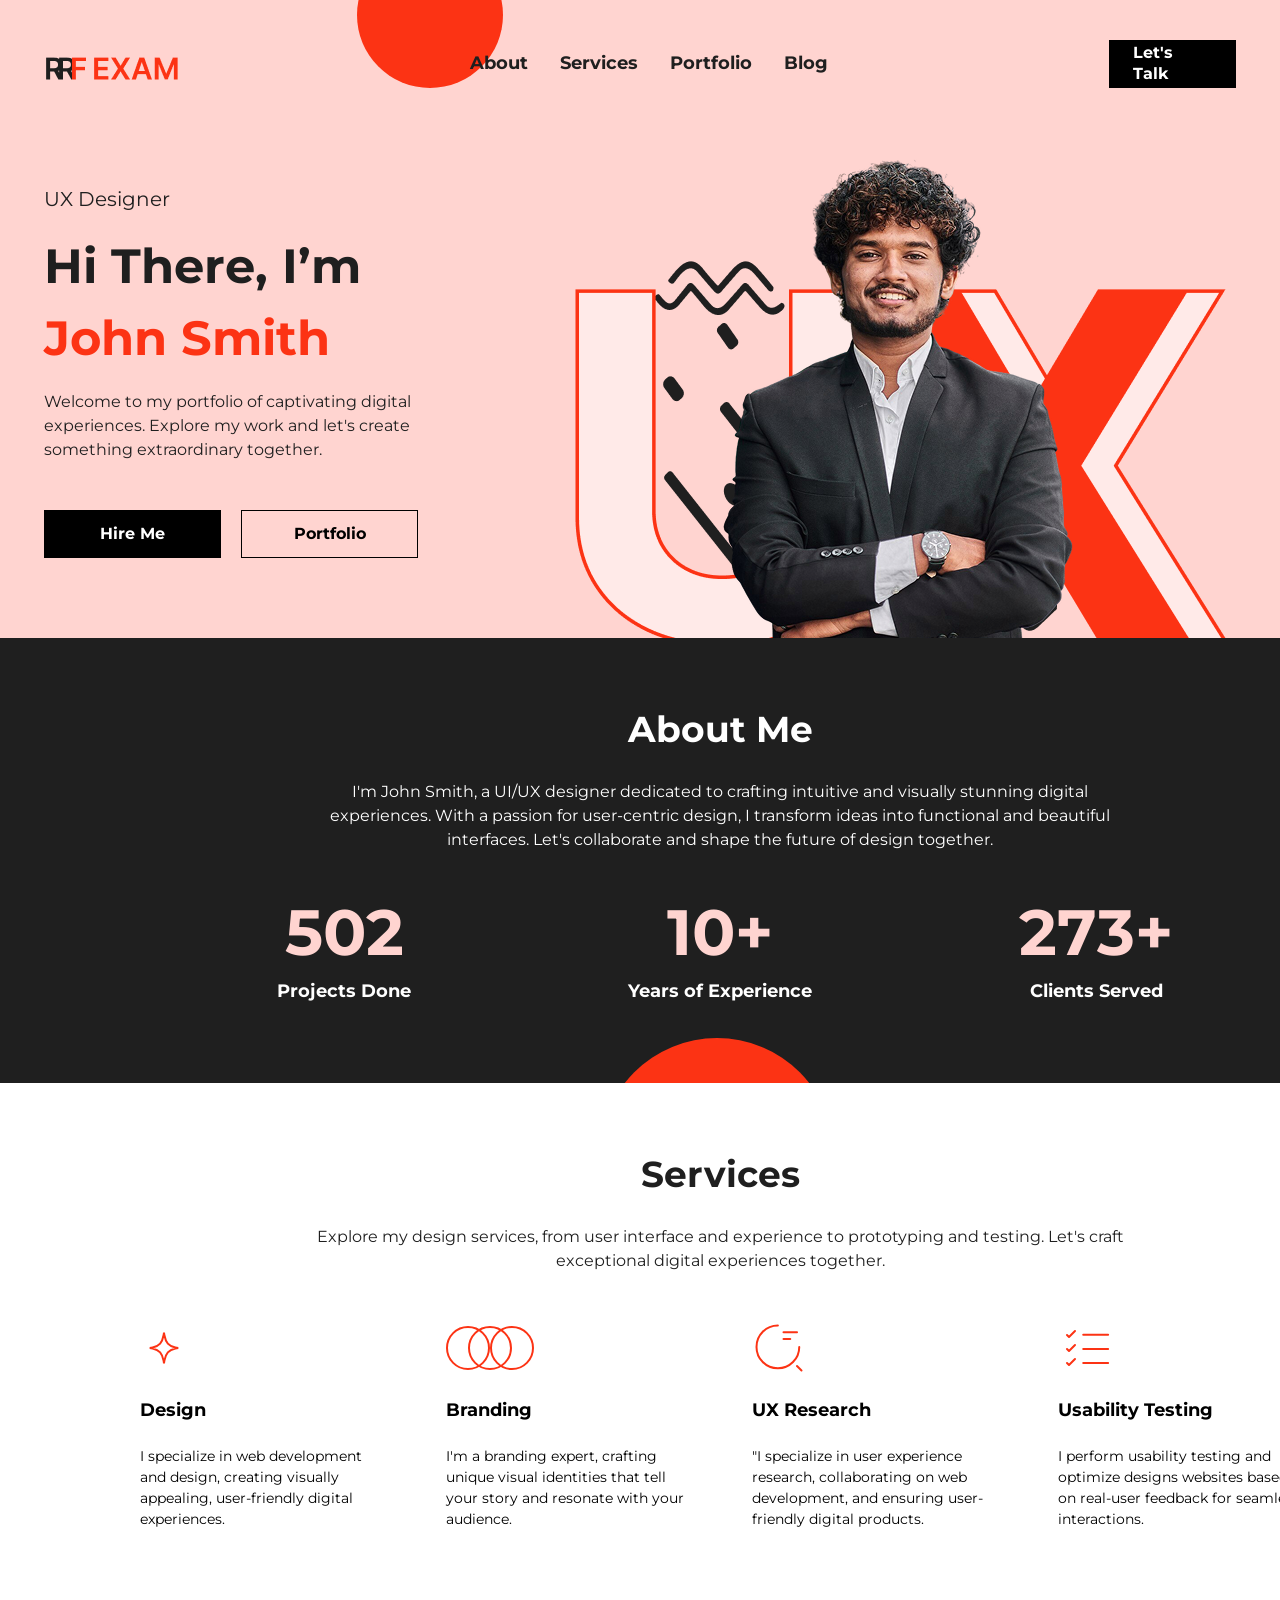
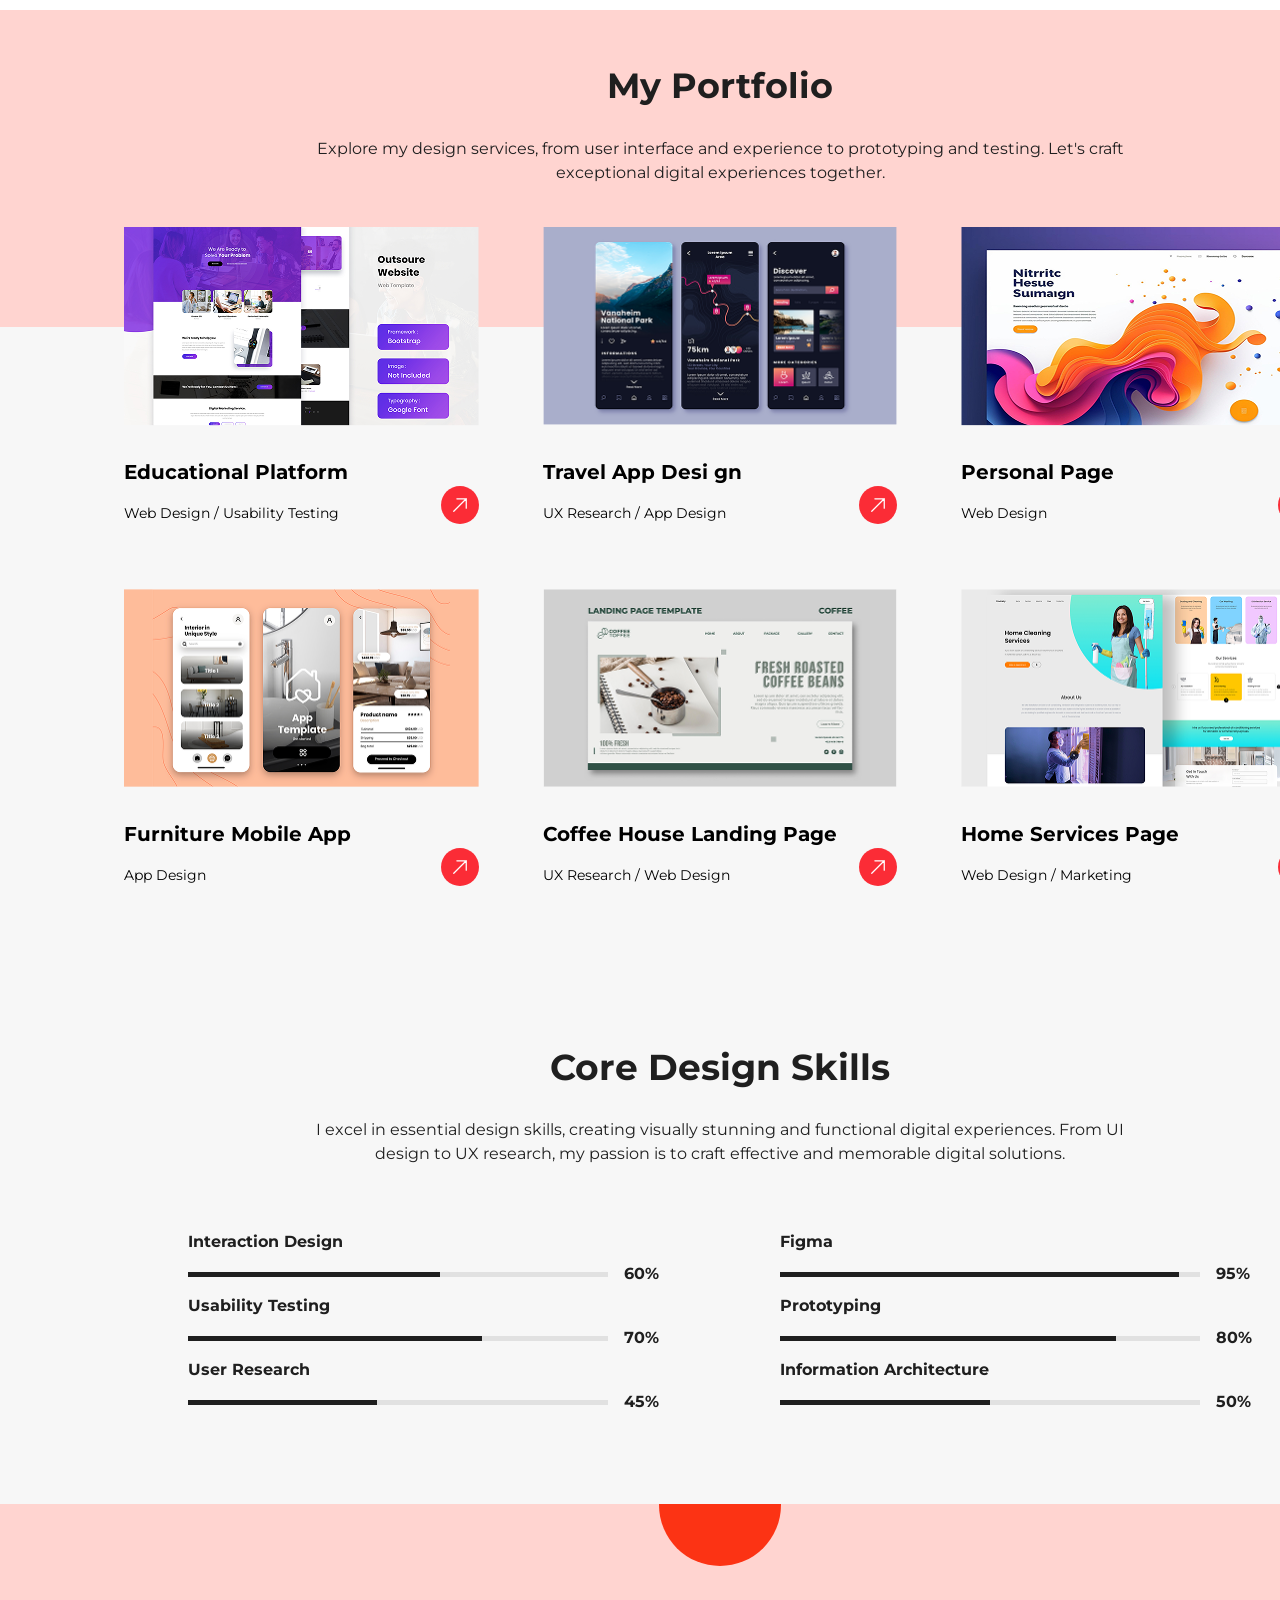
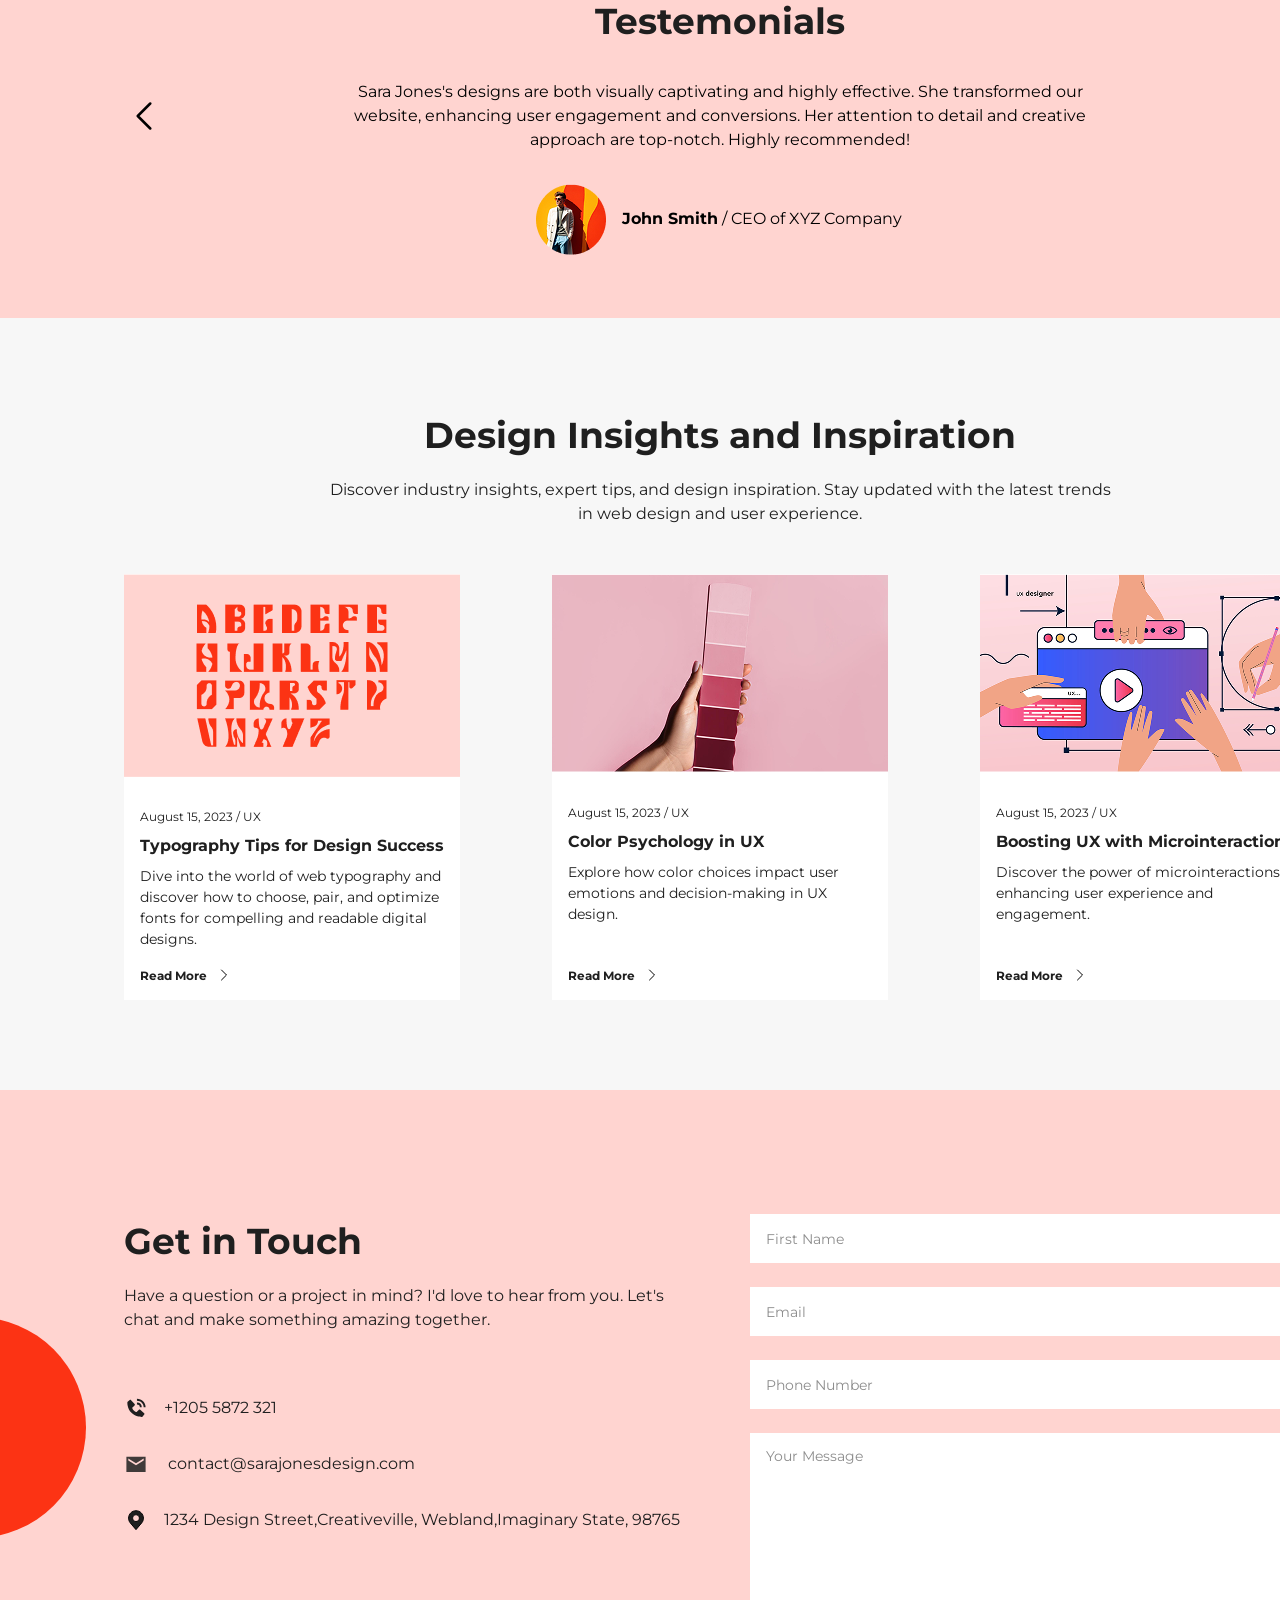
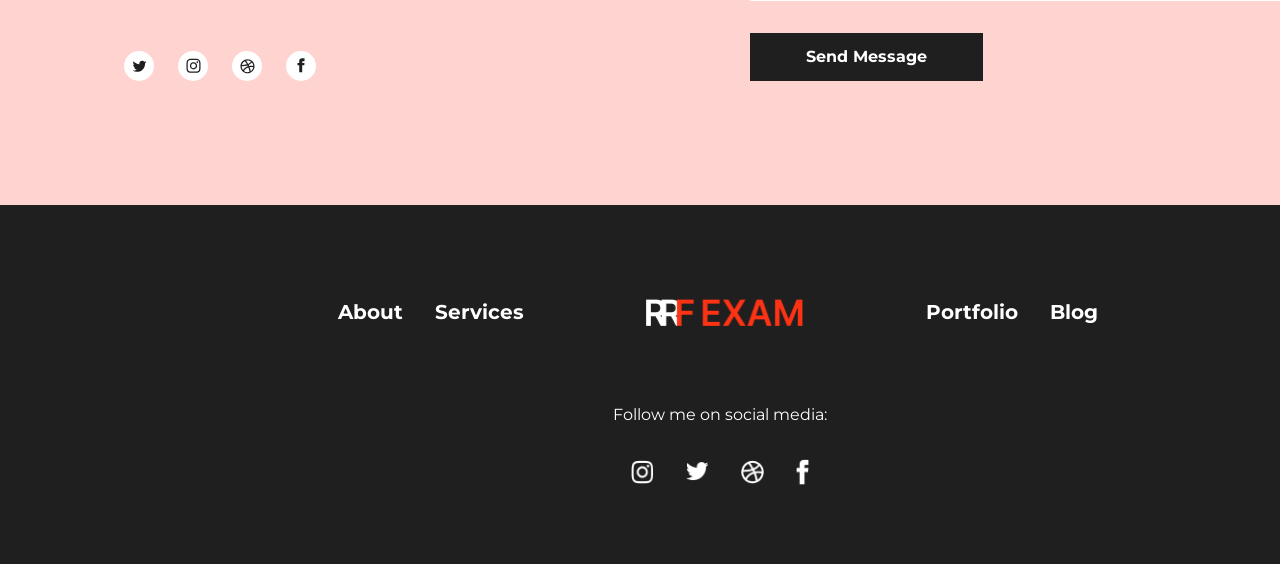
<file: tailwindcss-exam1/index.html>
<!doctype html>
<html>
<head>
  <meta charset="UTF-8">
  <meta name="viewport" content="width=device-width, initial-scale=1.0">
  <link href="./css/output.css" rel="stylesheet">
  <title>Tailwind Practice</title>
</head>
<body class="font-montserrat">

<!-- hero area -->
<section class="flex flex-row items-center justify-center gap-[32px] ">
  <div class="hero-are a relative flex flex-col gap-[32px] w-[1440px] h-[638px] px-[124px] pt-[40px] bg-[#ffd4d0]">

    <!-- circel -->
     <div class="circel absolute w-[146px] h-[146px] bg-[#fc3314] z-1 rounded-full left-[437px] -top-[58px]"></div>

     <!-- header -->
    <div class="header flex items-center justify-between z-12">

        <!-- logo -->
         <div class="logo w-[136px] h-[36px]">
            <img src="img/header-logo.png" alt="logo"  >
         </div>
        
        <!-- nav-bar -->
         <div class="nav-bar w-[350px] ">
          <ul class="navbar-ul flex items-center leading-[1.3] gap-[32px]">
            <li><a class="font-bold text-[18px] text-[#1f1f1f]" href="#">About</a></li>
            <li><a class="font-bold text-[18px] text-[#1f1f1f]" href="#">Services</a></li>
            <li><a class="font-bold text-[18px] text-[#1f1f1f]" href="#">Portfolio</a></li>
            <li><a class="font-bold text-[18px] text-[#1f1f1f]" href="#">Blog</a></li>
          </ul>
        </div> 

        <!-- header-btn -->
         <div class="header-btn flex items-center justify-center bg-black text-white w-[127px] h-[48px] px-6 py-3 font-bold leading-[1.3] ">
            <a href="#">Let's Talk</a>
         </div>
         
    </div>

    <!-- hero area -->
    <div class="hero-area flex w-[1440px] h-[518px] gap-[48px]   ">
      
      <!-- text area -->
      <div class="hero-text-area flex flex-col w-[457px] h-[518px] pt-[64px] pb-[80px] gap-[48px]">
          <div class="text-wrapper flex flex-col w-[457px] h-[278px] gap-[16px] ">
            <h4 class=" font-montserrat text-[#1f1f1f] font-normal text-[20px] leading-[150%]">UX Designer</h4>
            <h2 class=" font-montserrat text-[#1f1f1f] font-bold text-[48px] leading-[150%]">Hi There, I’m <br> <span class="text-[#FC3314]">John Smith</span> </h2>
            <p class="font-normal text-[#1f1f1f] text-[16px] leading-[150%]"> Welcome to my portfolio of captivating digital experiences. Explore my work and let's create something extraordinary together.</p>
          </div>
          <div class="hero-btns flex w-[457px] h-[48px] gap-[20px]  ">
            <a href="#" class="flex items-center justify-center bg-black text-[white] w-[177px] h-[48px] px-[56px] py-[12px] font-bold"> Hire Me</a>
            <a href="#" class="flex items-center justify-center bg-transparent text-[black] w-[177px] h-[48px] px-[56px] py-[12px] font-bold border-[1px] border-[1f1f1f]">Portfolio</a>

          </div>
      </div>
          

      <!-- image area -->
       <div class="hero-img relative" >
          <img src="img/hero-bg-img.png" alt="" class="img-area-one mt-[58px]">
          <img src="img/hero-img.png" alt="" class="img-area-two absolute -mt-[485px] ml-[115px]">
       </div>

    </div>
  </div>
</section> 
<!-- hero area -->



<!-- About area -->
<div class="about-area relative w-[1440px] h-[445px] bg-[#1f1f1f] mx-auto px-[188px] pt-[64px] pb-[80px] flex flex-col gap-6 z-10 overflow-hidden ">

  <!-- circle -->
   <div class="about-circle absolute left-[600px] top-[400px] w-[234px] h-[234px] bg-[#FC3314] rounded-full"></div>

  <!-- About text -->
    <div class="about-text mx-auto text-center w-[810px] h-[150px] flex flex-col gap-[24px]">
      <h2 class="font-bold text-[36px] leading-[150%] font-montserrat text-[#FFFFFF]">About Me</h2>
      <p class="font-normal text-[16px] leading-[150%] text-[#FFFFFF] " >I'm John Smith, a UI/UX designer dedicated to crafting intuitive and visually stunning digital experiences. With a passion for user-centric design, I transform ideas into functional and beautiful interfaces. Let's collaborate and shape the future of design together.</p>
    </div>

  <!-- About information -->
    <div class="about-info-wrapper relative w-[1064px] flex gap-[64px] justify-center mx-auto mt-auto">
      <div class="about-info w-[312px] text-center">
        <h2 class="info-heading font-montserrat font-bold text-[#FFD4D0] text-[64px] leading-[150%] ">502</h2>
        <h4 class="font-montserrat text-[#FFFFFF] font-bold text-[18px] leading-[130%]">Projects Done</h4>
      </div>
      <div class="about-info w-[312px] text-center">
        <h2 class="info-heading font-montserrat font-bold text-[#FFD4D0] text-[64px] leading-[150%] ">10+</h2>
        <h4 class="font-montserrat text-[#FFFFFF] font-bold text-[18px] leading-[130%]">Years of Experience</h4>
      </div>
      <div class="about-info w-[312px] text-center">
        <h2 class="info-heading font-montserrat font-bold text-[#FFD4D0] text-[64px] leading-[150%] ">273+</h2>
        <h4 class="font-montserrat text-[#FFFFFF] font-bold text-[18px] leading-[130%]">Clients Served</h4>
      </div>
    </div>

</div>
<!-- About area --> 

<!-- Service Section -->
 <div class="service-area px-[124px] py-[64px] h-[527px] w-[1440px] flex flex-col mx-auto gap-[32px] ">

    <!-- Service Heading -->
      <div class="services-heading flex flex-col gap-[24px] text-center w-[810px]  mx-auto">
        <h2 class="font-montserrat font-bold text-[36px] leading-[150%] text-[#1f1f1f]">Services</h2>
        <p class="font-montserrat font-normal text-[16px] leading-[150%] text-[#1f1f1f]">Explore my design services, from user interface and experience to prototyping and testing. Let's craft exceptional digital experiences together.</p>
      </div>

    <!-- Service wrapper -->
     <div class="services-wrapper w-[1192px] flex gap-[32px] ">

      <!-- Single Service Box-1 -->
      <div class="single-service-card w-[274px] px-[16px] gap-[24px] h-[241px] flex flex-col justify-center ">
        <div class="service-icon">
          <img src="img/Vector.svg" alt="service section design logo">
        </div>
        <h3 class="font-montserrat font-bold text-[18px] leading-[130%]">Design</h3>
        <p class="font-montserrat font-normal text-[14px] leading-[150%]">I specialize in web development and design, creating visually appealing, user-friendly digital experiences.</p>
      </div>
      
      <!-- Single Service Box-2 -->
      <div class="single-service-card w-[274px] px-[16px] gap-[24px] h-[241px] flex flex-col justify-center ">
        <div class="service-icon">
          <img src="img/Vector (1).svg" alt="service section branding logo">
        </div>
        <h3 class="font-montserrat font-bold text-[18px] leading-[130%]">Branding</h3>
        <p class="font-montserrat font-normal text-[14px] leading-[150%]">I'm a branding expert, crafting unique visual identities that tell your story and resonate with your audience.</p>
      </div>

      <!-- Single Service Box-3 -->
      <div class="single-service-card w-[274px] px-[16px] gap-[24px] h-[241px] flex flex-col justify-center ">
        <div class="service-icon">
          <img src="img/Vector (2).svg" alt="service section ux research logo">
        </div>
        <h3 class="font-montserrat font-bold text-[18px] leading-[130%]">UX Research</h3>
        <p class="font-montserrat font-normal text-[14px] leading-[150%]">"I specialize in user experience research, collaborating on web development, and ensuring user-friendly digital products.</p>
      </div>

      <!-- Single Service Box-4 -->
      <div class="single-service-card w-[274px] px-[16px] gap-[24px] h-[241px] flex flex-col justify-center ">
        <div class="service-icon">
          <img src="img/Vector (3).svg" alt="service section usability testing logo">
        </div>
        <h3 class="font-montserrat font-bold text-[18px] leading-[130%]">Usability Testing</h3>
        <p class="font-montserrat font-normal text-[14px] leading-[150%]">I perform usability testing and optimize designs websites based on real-user feedback for seamless interactions.</p>
      </div>
     </div>
 </div>
<!-- Service Section -->

<!-- Portfolio Area -->
  <div class="portfolio-area w-[1440px] h-[940px] flex flex-col mx-auto bg-[#f7f7f7]">

    <!-- Portfolio Heading -->
    <div class="portfolio-heading w-full h-[317px] px-[124px] pt-[50px] pb-[142px] flex justify-center items-center bg-[#ffd4d0] ">
      <div class="portfolio-heading-wapper w-full max-w-[1192px] h-[125px] flex flex-col gap-[24px] ">
        <h2 class="font-montserrat font-bold text-[35px] leading-[150%] text-[#1f1f1f] text-center">My Portfolio</h2>
        <p class="w-full max-w-[810px] font-montserrat font-normal leading-[150%] text-[16px] text-center self-center text-[#1f1f1f]  ">Explore my design services, from user interface and experience to prototyping and testing. Let's craft exceptional digital experiences together.</p>
      </div>
    </div>
    <!-- portfolio Card Wrapper -->
    <div class="portfolio-card-wapper w-full flex flex-col gap-[64px] h-[723px] px-[124px] pb-[64px] -mt-[100px] ">
      <!-- Portfolio Card Row-1 -->
      <div class="portfolio-card-row1 w-full max-w-[1192px] h-[298px] flex gap-[64px]   ">


        <!-- Portfolio Card -->
        <div class="portfolio-card w-[355px] h-full flex flex-col gap-[32px]">

           <!-- Portfolio Card Img -->
              <div class="portfolio-card-img w-full h-[198.33px] bg-center bg-cover bg-no-repeat  ">
                <img src="img/protfollio-1.png" alt="educational platform image">  
              </div>

           <!-- Portfolio Card Content -->
              <div class="portfolio-card-content w-full h-[67px] flex justify-between ">
                <div class="card-heading flex flex-col gap-[16px] ">
                  <h2 class="font-montserrat font-bold text-[20px] leading-[150%] text-start" >Educational Platform</h2>
                  <h4 class=" font-montserrat font-normal text-[14px] leading-[150%] text-start ">Web Design / Usability Testing</h4>
                </div>
                <div class="card-icon flex items-center justify-center w-[38px] h-[38px] bg-center bg-no-repeat bg-red-500 rounded-full self-end text-[#FFFFFF]  ">
                  <svg xmlns="http://www.w3.org/2000/svg" fill="none" viewBox="0 0 24 24" stroke-width="1.5" stroke="currentColor" class="size-5">
                  <path stroke-linecap="round" stroke-linejoin="round" d="m4.5 19.5 15-15m0 0H8.25m11.25 0v11.25" />
                  </svg>
                </div>
              </div>
        </div>
        <!-- Portfolio Card 2 -->
        <div class="portfolio-card w-[355px] h-full flex flex-col gap-[32px]">

           <!-- Portfolio Card Img -->
              <div class="portfolio-card-img w-full h-[198.33px] bg-center bg-cover bg-no-repeat  ">
                <img src="img/protfolio-2.png" alt="educational platform image">  
              </div>

           <!-- Portfolio Card Content -->
              <div class="portfolio-card-content w-full h-[67px] flex justify-between ">
                <div class="card-heading flex flex-col gap-[16px] ">
                  <h2 class="font-montserrat font-bold text-[20px] leading-[150%] text-start" >Travel App Desi gn</h2>
                  <h4 class=" font-montserrat font-normal text-[14px] leading-[150%] text-start ">UX Research / App Design </h4>
                </div>
                <div class="card-icon flex items-center justify-center w-[38px] h-[38px] bg-center bg-no-repeat bg-red-500 rounded-full self-end text-[#FFFFFF]  ">
                  <svg xmlns="http://www.w3.org/2000/svg" fill="none" viewBox="0 0 24 24" stroke-width="1.5" stroke="currentColor" class="size-5">
                  <path stroke-linecap="round" stroke-linejoin="round" d="m4.5 19.5 15-15m0 0H8.25m11.25 0v11.25" />
                  </svg>
                </div>
              </div>
        </div>
        <!-- Portfolio Card 3 -->
        <div class="portfolio-card w-[355px] h-full flex flex-col gap-[32px]">

           <!-- Portfolio Card Img -->
              <div class="portfolio-card-img w-full h-[198.33px] bg-center bg-cover bg-no-repeat  ">
                <img src="img/protfollio-3.png" alt="educational platform image">  
              </div>

           <!-- Portfolio Card Content -->
              <div class="portfolio-card-content w-full h-[67px] flex justify-between ">
                <div class="card-heading flex flex-col gap-[16px] ">
                  <h2 class="font-montserrat font-bold text-[20px] leading-[150%] text-start" >Personal Page</h2>
                  <h4 class=" font-montserrat font-normal text-[14px] leading-[150%] text-start ">Web Design</h4>
                </div>
                <div class="card-icon flex items-center justify-center w-[38px] h-[38px] bg-center bg-no-repeat bg-red-500 rounded-full self-end text-[#FFFFFF]  ">
                  <svg xmlns="http://www.w3.org/2000/svg" fill="none" viewBox="0 0 24 24" stroke-width="1.5" stroke="currentColor" class="size-5">
                  <path stroke-linecap="round" stroke-linejoin="round" d="m4.5 19.5 15-15m0 0H8.25m11.25 0v11.25" />
                  </svg>
                </div>
              </div>
        </div>
      </div>
      <!-- Portfolio Card Row-2 -->
      <div class="portfolio-card-row1 w-full max-w-[1192px] h-[298px] flex gap-[64px]   ">


        <!-- Portfolio Card -->
        <div class="portfolio-card w-[355px] h-full flex flex-col gap-[32px]">

           <!-- Portfolio Card Img -->
              <div class="portfolio-card-img w-full h-[198.33px] bg-center bg-cover bg-no-repeat  ">
                <img src="img/protfollio-4.png " alt="Furniture Mobile App image">  
              </div>

           <!-- Portfolio Card Content -->
              <div class="portfolio-card-content w-full h-[67px] flex justify-between ">
                <div class="card-heading flex flex-col gap-[16px] ">
                  <h2 class="font-montserrat font-bold text-[20px] leading-[150%] text-start" >Furniture Mobile App</h2>
                  <h4 class=" font-montserrat font-normal text-[14px] leading-[150%] text-start ">App Design </h4>
                </div>
                <div class="card-icon flex items-center justify-center w-[38px] h-[38px] bg-center bg-no-repeat bg-red-500 rounded-full self-end text-[#FFFFFF]  ">
                  <svg xmlns="http://www.w3.org/2000/svg" fill="none" viewBox="0 0 24 24" stroke-width="1.5" stroke="currentColor" class="size-5">
                  <path stroke-linecap="round" stroke-linejoin="round" d="m4.5 19.5 15-15m0 0H8.25m11.25 0v11.25" />
                  </svg>
                </div>
              </div>
        </div>
        <!-- Portfolio Card 2 -->
        <div class="portfolio-card w-[355px] h-full flex flex-col gap-[32px]">

           <!-- Portfolio Card Img -->
              <div class="portfolio-card-img w-full h-[198.33px] bg-center bg-cover bg-no-repeat  ">
                <img src="img/protfollio-5.png" alt="Coffee House Landing Page image">  
              </div>

           <!-- Portfolio Card Content -->
              <div class="portfolio-card-content w-full h-[67px] flex justify-between ">
                <div class="card-heading flex flex-col gap-[16px] ">
                  <h2 class="font-montserrat font-bold text-[20px] leading-[150%] text-start" >Coffee House Landing Page</h2>
                  <h4 class=" font-montserrat font-normal text-[14px] leading-[150%] text-start ">UX Research / Web Design </h4>
                </div>
                <div class="card-icon flex items-center justify-center w-[38px] h-[38px] bg-center bg-no-repeat bg-red-500 rounded-full self-end text-[#FFFFFF]  ">
                  <svg xmlns="http://www.w3.org/2000/svg" fill="none" viewBox="0 0 24 24" stroke-width="1.5" stroke="currentColor" class="size-5">
                  <path stroke-linecap="round" stroke-linejoin="round" d="m4.5 19.5 15-15m0 0H8.25m11.25 0v11.25" />
                  </svg>
                </div>
              </div>
        </div>
        <!-- Portfolio Card 3 -->
        <div class="portfolio-card w-[355px] h-full flex flex-col gap-[32px]">

           <!-- Portfolio Card Img -->
              <div class="portfolio-card-img w-full h-[198.33px] bg-center bg-cover bg-no-repeat  ">
                <img src="img/protfollio-6.png" alt="educational platform image">  
              </div>

           <!-- Portfolio Card Content -->
              <div class="portfolio-card-content w-full h-[67px] flex justify-between ">
                <div class="card-heading flex flex-col gap-[16px] ">
                  <h2 class="font-montserrat font-bold text-[20px] leading-[150%] text-start" >Home Services Page</h2>
                  <h4 class=" font-montserrat font-normal text-[14px] leading-[150%] text-start ">Web Design / Marketing</h4>
                </div>
                <div class="card-icon flex items-center justify-center w-[38px] h-[38px] bg-center bg-no-repeat bg-red-500 rounded-full self-end text-[#FFFFFF]  ">
                  <svg xmlns="http://www.w3.org/2000/svg" fill="none" viewBox="0 0 24 24" stroke-width="1.5" stroke="currentColor" class="size-5">
                  <path stroke-linecap="round" stroke-linejoin="round" d="m4.5 19.5 15-15m0 0H8.25m11.25 0v11.25" />
                  </svg>
                </div>
              </div>
        </div>
      </div>
    </div>
  </div>
<!-- Portfolio Area --> 

<!-- Skills Area  -->
  <div class="skills-area w-[1440px] h-[554px] px-[188px] py-[90px] flex flex-col gap-[64px] items-center mx-auto bg-[#f7f7f7]   ">

    <!-- Skills Header -->
    <div class="skills-header flex flex-col w-[810px] h-[126px] gap-[24px]">
      <h2 class="font-montserrat font-bold text-[36px] leading-[150%] text-center text-[#1f1f1f]">Core Design Skills</h2>
      <p class="font-montserrat font-normal text-[16px] leading-[150%] text-[#1f1f1f] text-center ">I excel in essential design skills, creating visually stunning and functional digital experiences. From UI design to UX research, my passion is to craft effective and memorable digital solutions.</p>
    </div>

    <!-- Skills Wapper -->
     <div class="skills-wapper w-[1064px] h-[184px] flex gap-[120px]   ">
      <!-- Left Column -->
       <div class="skills-left-column w-[472px] h-[184px] flex flex-col gap-[8px] ">

        <!-- Single Left Bar-1 -->
        <div class="single-skills w-[472px] h-[56px] flex flex-col gap-[16px] items-start ">
          <h2 class="font-montserrat font-bold text-[16px] leading-[150%] text-[#1f1f1f] text-start">Interaction Design</h2>
          <div class="skill-bar w-[472px] h-[8px] flex gap-[16px] items-center ">
            <div class="w-[420px] h-[5px] bg-[#E1E1E1]">
              <div class="w-[60%] h-[5px] bg-[#1f1f1f]"></div>
            </div>
            <h4 class="font-montserrat font-bold text-[16px] leading-[150%] text-[#1F1F1F]">60%</h4>
          </div>
        </div>

        <!-- Single Left Bar-2 -->
        <div class="single-skills w-[472px] h-[56px] flex flex-col gap-[16px] items-start ">
          <h2 class="font-montserrat font-bold text-[16px] leading-[150%] text-[#1f1f1f] text-start">Usability Testing</h2>
          <div class="skill-bar w-[472px] h-[8px] flex gap-[16px] items-center ">
            <div class="w-[420px] h-[5px] bg-[#E1E1E1]">
              <div class="w-[70%] h-[5px] bg-[#1f1f1f]"></div>
            </div>
            <h4 class="font-montserrat font-bold text-[16px] leading-[150%] text-[#1F1F1F]">70%</h4>
          </div>
        </div>

        <!-- Single Left Bar-3 -->
        <div class="single-skills w-[472px] h-[56px] flex flex-col gap-[16px] items-start ">
          <h2 class="font-montserrat font-bold text-[16px] leading-[150%] text-[#1f1f1f] text-start">User Research</h2>
          <div class="skill-bar w-[472px] h-[8px] flex gap-[16px] items-center ">
            <div class="w-[420px] h-[5px] bg-[#E1E1E1]">
              <div class="w-[45%] h-[5px] bg-[#1f1f1f]"></div>
            </div>
            <h4 class="font-montserrat font-bold text-[16px] leading-[150%] text-[#1F1F1F]">45%</h4>
          </div>
        </div>
       </div>
       
      <!-- Right Column -->
      <div class="skills-left-column w-[472px] h-[184px] flex flex-col gap-[8px] ">

        <!-- Single Right Bar-1 -->
        <div class="single-skills w-[472px] h-[56px] flex flex-col gap-[16px] items-start ">
          <h2 class="font-montserrat font-bold text-[16px] leading-[150%] text-[#1f1f1f] text-start">Figma</h2>
          <div class="skill-bar w-[472px] h-[8px] flex gap-[16px] items-center ">
            <div class="w-[420px] h-[5px] bg-[#E1E1E1]">
              <div class="w-[95%] h-[5px] bg-[#1f1f1f]"></div>
            </div>
            <h4 class="font-montserrat font-bold text-[16px] leading-[150%] text-[#1F1F1F]">95%</h4>
          </div>
        </div>

        <!-- Single Right Bar-2 -->
        <div class="single-skills w-[472px] h-[56px] flex flex-col gap-[16px] items-start ">
          <h2 class="font-montserrat font-bold text-[16px] leading-[150%] text-[#1f1f1f] text-start">Prototyping</h2>
          <div class="skill-bar w-[472px] h-[8px] flex gap-[16px] items-center ">
            <div class="w-[420px] h-[5px] bg-[#E1E1E1]">
              <div class="w-[80%] h-[5px] bg-[#1f1f1f]"></div>
            </div>
            <h4 class="font-montserrat font-bold text-[16px] leading-[150%] text-[#1F1F1F]">80%</h4>
          </div>
        </div>

        <!-- Single Right Bar-3 -->
        <div class="single-skills w-[472px] h-[56px] flex flex-col gap-[16px] items-start ">
          <h2 class="font-montserrat font-bold text-[16px] leading-[150%] text-[#1f1f1f] text-start">Information Architecture</h2>
          <div class="skill-bar w-[472px] h-[8px] flex gap-[16px] items-center ">
            <div class="w-[420px] h-[5px] bg-[#E1E1E1]">
              <div class="w-[50%] h-[5px] bg-[#1f1f1f]"></div>
            </div>
            <h4 class="font-montserrat font-bold text-[16px] leading-[150%] text-[#1F1F1F]">50%</h4>
          </div>
        </div>
       </div>
     </div>
  </div>
<!-- Skills Area  -->

<!-- Testemonials Area -->
<div class="Testemonials-area relative overflow-hidden w-[1440px] h-[414px] px-[124px] pt-[90px] pb-[64px] bg bg-[#FFD4D0] flex justify-center mx-auto">
  
  <!-- Circle -->
  <div class="testemonials-circle absolute w-[122px] h-[122px] bg-[#fc3314] z-1 rounded-full -top-[60px] "> </div>

  <!-- Testemonials Info  -->
  <div class="Testemonials-info w-[1192px] h-[260px] flex flex-col gap-[32px] items-center">
    <h2 class="font-montserrat font-bold text-[36px] leading-[150%] text-center text-[#1f1f1f] ">Testemonials</h2>

        <!-- Testemonials Wrapper Peragraph and Carosel -->
        <div class="testemonials-wapper w-[1192px] h-[72px] flex justify-between items-center">
          <!-- Left Carosel -->
          <button class="w-[40px] h-[40px]">
            <svg xmlns="http://www.w3.org/2000/svg" fill="none" viewBox="0 0 24 24" stroke-width="1.5" stroke="currentColor" class="size-10">
            <path stroke-linecap="round" stroke-linejoin="round" d="M15.75 19.5 8.25 12l7.5-7.5" />
            </svg>
          </button>
          <!-- Peragraph -->
          <p class="w-[768px] h-[72px]font-montserrat font-normal text-[16px] leading-[150%] text-center">Sara Jones's designs are both visually captivating and highly effective. She transformed our website, enhancing user engagement and conversions. Her attention to detail and creative approach are top-notch. Highly recommended!</p>
          <!-- Right Carosel -->
          <button class="w-[40px] h-[40px]">
            <svg xmlns="http://www.w3.org/2000/svg" fill="none" viewBox="0 0 24 24" stroke-width="1.5" stroke="currentColor" class="size-10">
            <path stroke-linecap="round" stroke-linejoin="round" d="m8.25 4.5 7.5 7.5-7.5 7.5" />
            </svg>
          </button>
        </div>

        <!-- Client Profile/ Info -->
        <div class="client-profile w-[368px] h-[70px] flex gap-[16px] items-center">
            <div class="client-image w-[70px] h-[70px] rounded-full">
                <img src="img/testemonals-img.png" alt="testemonals client-image ">
            </div >
            <!-- Client Name and Possition -->
             <h4 class="font-normal text-[16px] leading-[150%] "> <span class="font-bold">John Smith</span> / CEO of XYZ Company</h4>
        </div>
  </div>
 </div>
<!-- Testemonials Area -->

<!-- Blog Area -->
<div class="blog-area w-[1440px] h-[772px] flex flex-col gap-[48px] px-[124px] py-[90px] mx-auto bg-[#f7f7f7]">
    <!-- Blog Heading -->
    <div class="blog-heading w-[799px] h-[118px] flex flex-col gap-[16px] mx-auto">
        <h2 class="font-montserrat font-bold text-[36px] text-[#1f1f1f] leading-[150%] text-center">Design Insights and Inspiration</h2>
        <p class="font-montserrat font-normal text-[16px] text-[#1f1f1f] leading-[150%] text-center">Discover industry insights, expert tips, and design inspiration. Stay updated with the latest trends in web design and user experience.   </p>
    </div>
    <!-- Blog Wapper -->
    <div class="blog-card-wapper w-[1192px] h-[426.15px] flex justify-between">

        <!-- Single Blog Card 1 -->
        <div class="single-blog-card w-[336px] h-[426.15px] flex flex-col gap-[32px] items-center bg-[#ffffff] ">
            <!-- Blog Image -->
            <div class="blog-image w-[336px] h-[202.15px]">
              <img src="img/design1.png" alt="">
            </div>
            <!-- Blog Content -->
            <div class="blog-content w-[336px] h-[192px] flex flex-col gap-[16px] px-[16px] pb-[16px]">
               <!-- Blog Content Text -->
               <div class="blog-content-inner w-[304px] h-[142px] flex flex-col gap-[8px]  ">
                  <h4 class="font-montserrat font-normal text-[12px] text-[#1f1f1f] text-start leading-[150%]">August 15, 2023 / UX</h4>
                  <h2 class="font-montserrat font-bold text-[16px] text-[#1f1f1f] leading-[150%] text-start">Typography Tips for Design Success</h2>
                  <p class="font-montserrat font-normal text-[14px] text-[#1f1f1f] leading-[150%] text-start">Dive into the world of web typography and discover how to choose, pair, and optimize fonts for compelling and readable digital designs.</p>
               </div>
               <!-- Cta Blog link -->
               <div class="blog-content-cta w-[92px] h-[18px] flex justify-between items-center ">
                  <!-- Blog Cta Button -->
                  <div class="blog-cta-btn">
                    <a class="font-montserrat font-bold text-[12px] text-[#1f1f1f] leading-[150%] text-start" href="#">Read More</a>
                  </div>
                  <!-- Blog Cta Icon -->
                  <div class="blog-cta-icon w-[16px] h-[16px]">
                      <svg xmlns="http://www.w3.org/2000/svg" fill="none" viewBox="0 0 24 24" stroke-width="1.5" stroke="currentColor" class="size-4">
                        <path stroke-linecap="round" stroke-linejoin="round" d="m8.25 4.5 7.5 7.5-7.5 7.5" />
                      </svg>
                   </div>
               </div>
            </div>

        </div>

        <!-- Single Blog Card 2 -->
        <div class="single-blog-card w-[336px] h-[426.15px] flex flex-col gap-[32px] items-center bg-[#ffffff] ">
            <!-- Blog Image -->
            <div class="blog-image w-[336px] h-[202.15px]">
              <img src="img/design2.png" alt="">
            </div>
            <!-- Blog Content -->
            <div class="blog-content w-[336px] h-[200px] flex flex-col gap-[16px] px-[16px] pb-[16px] justify-between">
               <!-- Blog Content Text -->
               <div class="blog-content-inner w-[304px] h-[142px] flex flex-col gap-[8px]  ">
                  <h4 class="font-montserrat font-normal text-[12px] text-[#1f1f1f] text-start leading-[150%]">August 15, 2023 / UX</h4>
                  <h2 class="font-montserrat font-bold text-[16px] text-[#1f1f1f] leading-[150%] text-start">Color Psychology in UX</h2>
                  <p class="font-montserrat font-normal text-[14px] text-[#1f1f1f] leading-[150%] text-start">Explore how color choices impact user emotions and decision-making in UX design.</p>
               </div>
               <!-- Cta Blog link -->
               <div class="blog-content-cta w-[92px] h-[18px] flex justify-between items-center ">
                  <!-- Blog Cta Button -->
                  <div class="blog-cta-btn">
                    <a class="font-montserrat font-bold text-[12px] text-[#1f1f1f] leading-[150%]  text-start" href="#">Read More</a>
                  </div>
                  <!-- Blog Cta Icon -->
                  <div class="blog-cta-icon w-[16px] h-[16px]">
                      <svg xmlns="http://www.w3.org/2000/svg" fill="none" viewBox="0 0 24 24" stroke-width="1.5" stroke="currentColor" class="size-4">
                        <path stroke-linecap="round" stroke-linejoin="round" d="m8.25 4.5 7.5 7.5-7.5 7.5" />
                      </svg>
                   </div>
               </div>
            </div>
        </div>

        <!-- Single Blog Card 3 -->
        <div class="single-blog-card w-[336px] h-[426.15px] flex flex-col gap-[32px] items-center bg-[#ffffff] ">
            <!-- Blog Image -->
            <div class="blog-image w-[336px] h-[202.15px]">
              <img src="img/design3.png" alt="">
            </div>
            <!-- Blog Content -->
            <div class="blog-content w-[336px] h-[200px] flex flex-col gap-[16px] px-[16px] pb-[16px] justify-between">
               <!-- Blog Content Text -->
               <div class="blog-content-inner w-[304px] h-[142px] flex flex-col gap-[8px]  ">
                  <h4 class="font-montserrat font-normal text-[12px] text-[#1f1f1f] text-start leading-[150%]">August 15, 2023 / UX</h4>
                  <h2 class="font-montserrat font-bold text-[16px] text-[#1f1f1f] leading-[150%] text-start">Boosting UX with Microinteractions</h2>
                  <p class="font-montserrat font-normal text-[14px] text-[#1f1f1f] leading-[150%] text-start">Discover the power of microinteractions in enhancing user experience and engagement.</p>
               </div>
               <!-- Cta Blog link -->
               <div class="blog-content-cta w-[92px] h-[18px] flex justify-between items-center ">
                  <!-- Blog Cta Button -->
                  <div class="blog-cta-btn">
                    <a class="font-montserrat font-bold text-[12px] text-[#1f1f1f] leading-[150%] text-start" href="#">Read More</a>
                  </div>
                  <!-- Blog Cta Icon -->
                  <div class="blog-cta-icon w-[16px] h-[16px]">
                      <svg xmlns="http://www.w3.org/2000/svg" fill="none" viewBox="0 0 24 24" stroke-width="1.5" stroke="currentColor" class="size-4">
                        <path stroke-linecap="round" stroke-linejoin="round" d="m8.25 4.5 7.5 7.5-7.5 7.5" />
                      </svg>
                   </div>
               </div>
            </div>
        </div>
     </div>
</div>
<!-- Blog Area -->

<!-- Contact Area -->
 <div class="contact-area relative w-[1440px] h-[715px] p-[124px] mx-auto flex gap-[60px] bg-[#ffd4d0] z-10 overflow-hidden ">
  <!-- Read Circle -->
  <div class="red-circle absolute w-[221px] h-[221px] bg-[#fc3314] rounded-full top-[227px] -left-[135px] z-0 "></div>

  <!-- Contact Left -->
   <div class="contact-left w-[566px] h-[467px] flex flex-col justify-between ">

      <!-- Contact Left Heading -->
      <div class="contact-left-text w-[566px] h-[318px] flex flex-col gap-[64px] text-start">
          <div class="contact-heading w-[566px] h-[118px] flex flex-col gap-[16px]">
              <h2 class="font-montserrat font-bold text-[36px] text-[#1f1f1f] leading-[150%] text-start">Get in Touch</h2>
              <p class="font-montserrat font-normal text-[16px] text-[#1f1f1f] leading-[150%] text-start">Have a question or a project in mind? I'd love to hear from you. Let's chat and make something amazing together.</p>
          </div>
          <!-- Contact Left Info -->
          <div class="contact-info w-[566px] h-[136px] flex flex-col gap-[32px] font-montserrat font-normal text-[16px] text-[#1f1f1f] leading-[150%] text-start">
            <div class="phone flex gap-[16px] items-center">
                <div class="phone-icon  ">
                    <img class="w-[24px] h-[24px]" src="img/contact-phone-call.svg" alt="">
                </div>
                <p class="font-montserrat font-normal text-[16px] text-[#1f1f1f] leading-[150%] text-start">+1205 5872 321</p>
            </div>

            <div class="mail flex gap-[16px] items-center">
                <div class="mail-icon">
                    <img class="w-[24px] h-[24px]" src="img/contact-sharp-email.svg" alt="">
                </div>
                <p class="font-montserrat font-normal text-[16px] text-[#1f1f1f] leading-[150%] text-start pl-[4px]"> contact@sarajonesdesign.com</p>
            </div>

            <div class="location flex gap-[16px] items-center">
                <div class="location-icon">
                    <img class="w-[24px] h-[24px]" src="img/contact-location-filled.svg" alt="">
                </div>
                <p class="font-montserrat font-normal text-[16px] text-[#1f1f1f] leading-[150%] text-start">1234 Design Street,Creativeville, Webland,Imaginary State, 98765</p>
            </div>


          </div>
      </div>
      <!-- Contact Left Social Icon -->
      <div class="contact-left-social-icon w-[192px] h-[30px] flex gap-[24px] ">
          <div class="twitter relative w-[30px] h-[30px] bg-[#ffffff] rounded-full">
              <img class="absolute w-[15px] h-[12px] top-[9px] left-[8px] " src="img/contact-twitter.svg" alt="">
          </div>

          <div class="insta relative w-[30px] h-[30px] bg-[#ffffff] rounded-full">
              <img class="absolute w-[15px] h-[15px] top-[7px] left-[8px] " src="img/contact-insta.svg" alt="">
          </div>

          <div class="dribbble relative w-[30px] h-[30px] bg-[#ffffff] rounded-full">
              <img class="absolute w-[15px] h-[15px] top-[8px] left-[8px] " src="img/contact-dribbble.svg" alt="">
          </div>

          <div class="facebook relative w-[30px] h-[30px] bg-[#ffffff] rounded-full">
              <img class="absolute w-[14px] h-[15px] top-[7px] left-[8px]" src="img/contact-facebook.svg" alt="">
          </div>
      </div>
   </div>
   <!-- Contact Rignt -->
   <div class="contact-right w-[566px] h-[467px] flex flex-col gap-[32px]">
      <!-- Text Fields -->
      <div class="text-fields w-[566px] h-[387px]  flex flex-col gap-[24px] font-montserrat font-normal text-[14px] leading-[150%]">
          <!-- Text Input -->
          <input class="bg-[#ffffff] w-full h-[49px] px-[16px] py-[14px] placeholder:text-[#8D8D8D]" type="text" placeholder="First Name">
          <input class="bg-[#ffffff] w-full h-[49px] px-[16px] py-[14px] placeholder:text-[#8D8D8D]" type="email" placeholder="Email">
          <input class="bg-[#ffffff] w-full h-[49px] px-[16px] py-[14px] placeholder:text-[#8D8D8D]" type="tel" placeholder="Phone Number">
          <textarea class="bg-[#ffffff] w-full h-[168px] px-[16px] py-[13px] placeholder:text-[#8D8D8D]" type="text" placeholder="Your Message"></textarea>
      </div>
      <!-- Buttons -->
       <a class="w-[233px] h-[48px] bg-[#1f1f1f] px-[56px] py-[12px] font-montserrat font-bold text-[#ffffff] text-[16px] leading-[150%] " href="#">Send Message</a>
   </div>
 </div>
<!-- Contact Area -->

<!-- Footer Area -->
<div class="footer-area w-[1440px] h-[359.45px] px-[300px] py-[80px] mx-auto bg-[#1f1f1f] text-center ">
    <div class="footer-wapper w-[765px] h-[199.45px] flex flex-col gap-[64px] flex flex-col items-center mx-auto text-[#ffffff] ">
        <!-- Footer Menu + Logo + Menu -->
        <div class="footer-menu w-[765px] h-[54px] flex justify-center items-center gap-[120px]">
            <div class="menu-left w-[185px] h-[30px]">
              <ul class="flex gap-[32px]">
                <li><a class="font-montserrat font-bold text-[20px] text-[#ffffff] leading-[150%]" href="#">About</a></li>
                <li><a class="font-montserrat font-bold text-[20px] text-[#ffffff] leading-[150%]" href="#">Services</a></li>
              </ul>
            </div>
            <!-- Logo -->
            <div class="logo w-[163px] h-[54px]">
              <img  src="img/footer-logo.png" alt="">
            </div>
            <!-- Menu Right -->
            <div class="menu-right w-[177px] h-[30px]">
              <ul class="flex gap-[32px]">
                <li><a class="font-montserrat font-bold text-[20px] text-[#ffffff] leading-[150%]" href="#">Portfolio</a></li>
                <li><a class="font-montserrat font-bold text-[20px] text-[#ffffff] leading-[150%]" href="#">Blog</a></li>
              </ul>
            </div>
            
          

        </div>
        <!-- Footer Social Link -->
          <div class="footer-social-link w-[216px] h-[81.45px] flex flex-col gap-[32px] items-center">
            <p class="font-montserrat font-normal text-[16px] text-[#ffffff] leading-[150%] ">Follow me on social media:</p>
            <div class="footar-social w-[178.72px] hh-[25px] ">
                <ul class="flex gap-[32px] items-center">
                    <li><a href="#"><img src="img/footer-1.png" alt=""></a></li>
                    <li><a href="#"><img src="img/footer-2.png" alt=""></a></li>
                    <li><a href="#"><img src="img/footer-3.png" alt=""></a></li>
                    <li><a href="#"><img src="img/footer-4.png" alt=""></a></li>
                </ul>
            </div>
          </div>
    </div>
</div>
<!-- Footer Area -->
</body>
</html>
</file>
<file: tailwindcss-exam1-responsive/css/output.css>
/*! tailwindcss v4.1.4 | MIT License | https://tailwindcss.com */
@import url('https://fonts.googleapis.com/css2?family=Montserrat:ital,wght@0,100..900;1,100..900&display=swap');
@layer properties;
@layer theme, base, components, utilities;
@layer theme {
  :root, :host {
    --font-sans: ui-sans-serif, system-ui, sans-serif, "Apple Color Emoji",
      "Segoe UI Emoji", "Segoe UI Symbol", "Noto Color Emoji";
    --font-mono: ui-monospace, SFMono-Regular, Menlo, Monaco, Consolas, "Liberation Mono",
      "Courier New", monospace;
    --color-red-500: oklch(63.7% 0.237 25.331);
    --color-black: #000;
    --color-white: #fff;
    --spacing: 0.25rem;
    --text-xs: 0.75rem;
    --text-xs--line-height: calc(1 / 0.75);
    --text-sm: 0.875rem;
    --text-sm--line-height: calc(1.25 / 0.875);
    --text-base: 1rem;
    --text-base--line-height: calc(1.5 / 1);
    --text-2xl: 1.5rem;
    --text-2xl--line-height: calc(2 / 1.5);
    --text-3xl: 1.875rem;
    --text-3xl--line-height: calc(2.25 / 1.875);
    --text-4xl: 2.25rem;
    --text-4xl--line-height: calc(2.5 / 2.25);
    --text-5xl: 3rem;
    --text-5xl--line-height: 1;
    --font-weight-normal: 400;
    --font-weight-bold: 700;
    --ease-in-out: cubic-bezier(0.4, 0, 0.2, 1);
    --default-font-family: var(--font-sans);
    --default-mono-font-family: var(--font-mono);
    --font-montserrat: "Montserrat", "sans-serif";
  }
}
@layer base {
  *, ::after, ::before, ::backdrop, ::file-selector-button {
    box-sizing: border-box;
    margin: 0;
    padding: 0;
    border: 0 solid;
  }
  html, :host {
    line-height: 1.5;
    -webkit-text-size-adjust: 100%;
    tab-size: 4;
    font-family: var(--default-font-family, ui-sans-serif, system-ui, sans-serif, "Apple Color Emoji", "Segoe UI Emoji", "Segoe UI Symbol", "Noto Color Emoji");
    font-feature-settings: var(--default-font-feature-settings, normal);
    font-variation-settings: var(--default-font-variation-settings, normal);
    -webkit-tap-highlight-color: transparent;
  }
  hr {
    height: 0;
    color: inherit;
    border-top-width: 1px;
  }
  abbr:where([title]) {
    -webkit-text-decoration: underline dotted;
    text-decoration: underline dotted;
  }
  h1, h2, h3, h4, h5, h6 {
    font-size: inherit;
    font-weight: inherit;
  }
  a {
    color: inherit;
    -webkit-text-decoration: inherit;
    text-decoration: inherit;
  }
  b, strong {
    font-weight: bolder;
  }
  code, kbd, samp, pre {
    font-family: var(--default-mono-font-family, ui-monospace, SFMono-Regular, Menlo, Monaco, Consolas, "Liberation Mono", "Courier New", monospace);
    font-feature-settings: var(--default-mono-font-feature-settings, normal);
    font-variation-settings: var(--default-mono-font-variation-settings, normal);
    font-size: 1em;
  }
  small {
    font-size: 80%;
  }
  sub, sup {
    font-size: 75%;
    line-height: 0;
    position: relative;
    vertical-align: baseline;
  }
  sub {
    bottom: -0.25em;
  }
  sup {
    top: -0.5em;
  }
  table {
    text-indent: 0;
    border-color: inherit;
    border-collapse: collapse;
  }
  :-moz-focusring {
    outline: auto;
  }
  progress {
    vertical-align: baseline;
  }
  summary {
    display: list-item;
  }
  ol, ul, menu {
    list-style: none;
  }
  img, svg, video, canvas, audio, iframe, embed, object {
    display: block;
    vertical-align: middle;
  }
  img, video {
    max-width: 100%;
    height: auto;
  }
  button, input, select, optgroup, textarea, ::file-selector-button {
    font: inherit;
    font-feature-settings: inherit;
    font-variation-settings: inherit;
    letter-spacing: inherit;
    color: inherit;
    border-radius: 0;
    background-color: transparent;
    opacity: 1;
  }
  :where(select:is([multiple], [size])) optgroup {
    font-weight: bolder;
  }
  :where(select:is([multiple], [size])) optgroup option {
    padding-inline-start: 20px;
  }
  ::file-selector-button {
    margin-inline-end: 4px;
  }
  ::placeholder {
    opacity: 1;
  }
  @supports (not (-webkit-appearance: -apple-pay-button))  or (contain-intrinsic-size: 1px) {
    ::placeholder {
      color: currentcolor;
      @supports (color: color-mix(in lab, red, red)) {
        color: color-mix(in oklab, currentcolor 50%, transparent);
      }
    }
  }
  textarea {
    resize: vertical;
  }
  ::-webkit-search-decoration {
    -webkit-appearance: none;
  }
  ::-webkit-date-and-time-value {
    min-height: 1lh;
    text-align: inherit;
  }
  ::-webkit-datetime-edit {
    display: inline-flex;
  }
  ::-webkit-datetime-edit-fields-wrapper {
    padding: 0;
  }
  ::-webkit-datetime-edit, ::-webkit-datetime-edit-year-field, ::-webkit-datetime-edit-month-field, ::-webkit-datetime-edit-day-field, ::-webkit-datetime-edit-hour-field, ::-webkit-datetime-edit-minute-field, ::-webkit-datetime-edit-second-field, ::-webkit-datetime-edit-millisecond-field, ::-webkit-datetime-edit-meridiem-field {
    padding-block: 0;
  }
  :-moz-ui-invalid {
    box-shadow: none;
  }
  button, input:where([type="button"], [type="reset"], [type="submit"]), ::file-selector-button {
    appearance: button;
  }
  ::-webkit-inner-spin-button, ::-webkit-outer-spin-button {
    height: auto;
  }
  [hidden]:where(:not([hidden="until-found"])) {
    display: none !important;
  }
}
@layer utilities {
  .absolute {
    position: absolute;
  }
  .fixed {
    position: fixed;
  }
  .relative {
    position: relative;
  }
  .-top-\[58px\] {
    top: calc(58px * -1);
  }
  .-top-\[60px\] {
    top: calc(60px * -1);
  }
  .top-\[7px\] {
    top: 7px;
  }
  .top-\[8px\] {
    top: 8px;
  }
  .top-\[9px\] {
    top: 9px;
  }
  .top-\[50\%\] {
    top: 50%;
  }
  .top-\[90px\] {
    top: 90px;
  }
  .top-\[400px\] {
    top: 400px;
  }
  .right-0 {
    right: calc(var(--spacing) * 0);
  }
  .bottom-0 {
    bottom: calc(var(--spacing) * 0);
  }
  .-left-\[50px\] {
    left: calc(50px * -1);
  }
  .left-1\/2 {
    left: calc(1/2 * 100%);
  }
  .left-\[8px\] {
    left: 8px;
  }
  .left-\[40\%\] {
    left: 40%;
  }
  .-z-1 {
    z-index: calc(1 * -1);
  }
  .z-1 {
    z-index: 1;
  }
  .z-10 {
    z-index: 10;
  }
  .z-12 {
    z-index: 12;
  }
  .z-20 {
    z-index: 20;
  }
  .order-1 {
    order: 1;
  }
  .order-2 {
    order: 2;
  }
  .order-3 {
    order: 3;
  }
  .mx-auto {
    margin-inline: auto;
  }
  .-mt-\[50px\] {
    margin-top: calc(50px * -1);
  }
  .mt-5 {
    margin-top: calc(var(--spacing) * 5);
  }
  .mt-\[24px\] {
    margin-top: 24px;
  }
  .mt-auto {
    margin-top: auto;
  }
  .mb-\[21px\] {
    margin-bottom: 21px;
  }
  .ml-\[-16px\] {
    margin-left: -16px;
  }
  .ml-\[120px\] {
    margin-left: 120px;
  }
  .flex {
    display: flex;
  }
  .grid {
    display: grid;
  }
  .hidden {
    display: none;
  }
  .size-4 {
    width: calc(var(--spacing) * 4);
    height: calc(var(--spacing) * 4);
  }
  .size-5 {
    width: calc(var(--spacing) * 5);
    height: calc(var(--spacing) * 5);
  }
  .size-10 {
    width: calc(var(--spacing) * 10);
    height: calc(var(--spacing) * 10);
  }
  .h-16 {
    height: calc(var(--spacing) * 16);
  }
  .h-\[5px\] {
    height: 5px;
  }
  .h-\[8px\] {
    height: 8px;
  }
  .h-\[12px\] {
    height: 12px;
  }
  .h-\[14\.625rem\] {
    height: 14.625rem;
  }
  .h-\[15px\] {
    height: 15px;
  }
  .h-\[16px\] {
    height: 16px;
  }
  .h-\[18px\] {
    height: 18px;
  }
  .h-\[20px\] {
    height: 20px;
  }
  .h-\[24px\] {
    height: 24px;
  }
  .h-\[25px\] {
    height: 25px;
  }
  .h-\[30px\] {
    height: 30px;
  }
  .h-\[38px\] {
    height: 38px;
  }
  .h-\[44px\] {
    height: 44px;
  }
  .h-\[45px\] {
    height: 45px;
  }
  .h-\[48px\] {
    height: 48px;
  }
  .h-\[67px\] {
    height: 67px;
  }
  .h-\[70px\] {
    height: 70px;
  }
  .h-\[80px\] {
    height: 80px;
  }
  .h-\[120px\] {
    height: 120px;
  }
  .h-\[142px\] {
    height: 142px;
  }
  .h-\[168px\] {
    height: 168px;
  }
  .h-\[192px\] {
    height: 192px;
  }
  .h-\[198\.33px\] {
    height: 198.33px;
  }
  .h-\[200px\] {
    height: 200px;
  }
  .h-\[202\.15px\] {
    height: 202.15px;
  }
  .h-\[426\.15px\] {
    height: 426.15px;
  }
  .h-auto {
    height: auto;
  }
  .h-full {
    height: 100%;
  }
  .h-screen {
    height: 100vh;
  }
  .min-h-\[24px\] {
    min-height: 24px;
  }
  .min-h-\[32\.938rem\] {
    min-height: 32.938rem;
  }
  .min-h-\[317px\] {
    min-height: 317px;
  }
  .min-h-\[359\.45px\] {
    min-height: 359.45px;
  }
  .min-h-\[554px\] {
    min-height: 554px;
  }
  .min-h-\[715px\] {
    min-height: 715px;
  }
  .min-h-\[772px\] {
    min-height: 772px;
  }
  .min-h-\[940px\] {
    min-height: 940px;
  }
  .w-\[14\.625rem\] {
    width: 14.625rem;
  }
  .w-\[14px\] {
    width: 14px;
  }
  .w-\[15px\] {
    width: 15px;
  }
  .w-\[16px\] {
    width: 16px;
  }
  .w-\[18px\] {
    width: 18px;
  }
  .w-\[24px\] {
    width: 24px;
  }
  .w-\[30px\] {
    width: 30px;
  }
  .w-\[38px\] {
    width: 38px;
  }
  .w-\[45\%\] {
    width: 45%;
  }
  .w-\[50\%\] {
    width: 50%;
  }
  .w-\[60\%\] {
    width: 60%;
  }
  .w-\[60px\] {
    width: 60px;
  }
  .w-\[70\%\] {
    width: 70%;
  }
  .w-\[80\%\] {
    width: 80%;
  }
  .w-\[85px\] {
    width: 85px;
  }
  .w-\[92px\] {
    width: 92px;
  }
  .w-\[95\%\] {
    width: 95%;
  }
  .w-\[100\%\] {
    width: 100%;
  }
  .w-\[100px\] {
    width: 100px;
  }
  .w-\[110px\] {
    width: 110px;
  }
  .w-\[120px\] {
    width: 120px;
  }
  .w-\[178\.72px\] {
    width: 178.72px;
  }
  .w-\[230px\] {
    width: 230px;
  }
  .w-\[304px\] {
    width: 304px;
  }
  .w-\[336px\] {
    width: 336px;
  }
  .w-\[350px\] {
    width: 350px;
  }
  .w-\[457px\] {
    width: 457px;
  }
  .w-\[810px\] {
    width: 810px;
  }
  .w-\[calc\(100\%-45px\)\] {
    width: calc(100% - 45px);
  }
  .w-auto {
    width: auto;
  }
  .w-full {
    width: 100%;
  }
  .max-w-\[50rem\] {
    max-width: 50rem;
  }
  .max-w-\[66\.5rem\] {
    max-width: 66.5rem;
  }
  .max-w-\[192px\] {
    max-width: 192px;
  }
  .max-w-\[216px\] {
    max-width: 216px;
  }
  .max-w-\[233px\] {
    max-width: 233px;
  }
  .max-w-\[300px\] {
    max-width: 300px;
  }
  .max-w-\[368px\] {
    max-width: 368px;
  }
  .max-w-\[765px\] {
    max-width: 765px;
  }
  .max-w-\[799px\] {
    max-width: 799px;
  }
  .max-w-\[810px\] {
    max-width: 810px;
  }
  .max-w-\[1064px\] {
    max-width: 1064px;
  }
  .max-w-\[1192px\] {
    max-width: 1192px;
  }
  .max-w-\[1200px\] {
    max-width: 1200px;
  }
  .max-w-\[1440px\] {
    max-width: 1440px;
  }
  .flex-1 {
    flex: 1;
  }
  .-translate-x-1\/2 {
    --tw-translate-x: calc(calc(1/2 * 100%) * -1);
    translate: var(--tw-translate-x) var(--tw-translate-y);
  }
  .translate-x-full {
    --tw-translate-x: 100%;
    translate: var(--tw-translate-x) var(--tw-translate-y);
  }
  .transform {
    transform: var(--tw-rotate-x,) var(--tw-rotate-y,) var(--tw-rotate-z,) var(--tw-skew-x,) var(--tw-skew-y,);
  }
  .cursor-pointer {
    cursor: pointer;
  }
  .grid-cols-1 {
    grid-template-columns: repeat(1, minmax(0, 1fr));
  }
  .flex-col {
    flex-direction: column;
  }
  .flex-col-reverse {
    flex-direction: column-reverse;
  }
  .flex-wrap {
    flex-wrap: wrap;
  }
  .items-center {
    align-items: center;
  }
  .items-start {
    align-items: flex-start;
  }
  .justify-between {
    justify-content: space-between;
  }
  .justify-center {
    justify-content: center;
  }
  .justify-items-center {
    justify-items: center;
  }
  .gap-2 {
    gap: calc(var(--spacing) * 2);
  }
  .gap-3 {
    gap: calc(var(--spacing) * 3);
  }
  .gap-4 {
    gap: calc(var(--spacing) * 4);
  }
  .gap-6 {
    gap: calc(var(--spacing) * 6);
  }
  .gap-8 {
    gap: calc(var(--spacing) * 8);
  }
  .gap-\[8px\] {
    gap: 8px;
  }
  .gap-\[12px\] {
    gap: 12px;
  }
  .gap-\[16px\] {
    gap: 16px;
  }
  .gap-\[20px\] {
    gap: 20px;
  }
  .gap-\[24px\] {
    gap: 24px;
  }
  .gap-\[30px\] {
    gap: 30px;
  }
  .gap-\[32px\] {
    gap: 32px;
  }
  .gap-\[40px\] {
    gap: 40px;
  }
  .self-center {
    align-self: center;
  }
  .self-end {
    align-self: flex-end;
  }
  .overflow-hidden {
    overflow: hidden;
  }
  .rounded-full {
    border-radius: calc(infinity * 1px);
  }
  .border-\[1px\] {
    border-style: var(--tw-border-style);
    border-width: 1px;
  }
  .border-\[1f1f1f\] {
    border-color: 1f1f1f;
  }
  .bg-\[\#1f1f1f\] {
    background-color: #1f1f1f;
  }
  .bg-\[\#E1E1E1\] {
    background-color: #E1E1E1;
  }
  .bg-\[\#FC3314\] {
    background-color: #FC3314;
  }
  .bg-\[\#FFD4D0\] {
    background-color: #FFD4D0;
  }
  .bg-\[\#f7f7f7\] {
    background-color: #f7f7f7;
  }
  .bg-\[\#fc3314\] {
    background-color: #fc3314;
  }
  .bg-\[\#ffd4d0\] {
    background-color: #ffd4d0;
  }
  .bg-\[\#ffd4d0\]\/90 {
    background-color: color-mix(in oklab, #ffd4d0 90%, transparent);
  }
  .bg-\[\#ffffff\] {
    background-color: #ffffff;
  }
  .bg-black {
    background-color: var(--color-black);
  }
  .bg-red-500 {
    background-color: var(--color-red-500);
  }
  .bg-transparent {
    background-color: transparent;
  }
  .bg-cover {
    background-size: cover;
  }
  .bg-center {
    background-position: center;
  }
  .bg-no-repeat {
    background-repeat: no-repeat;
  }
  .object-contain {
    object-fit: contain;
  }
  .object-cover {
    object-fit: cover;
  }
  .p-6 {
    padding: calc(var(--spacing) * 6);
  }
  .p-\[15\%\] {
    padding: 15%;
  }
  .px-4 {
    padding-inline: calc(var(--spacing) * 4);
  }
  .px-6 {
    padding-inline: calc(var(--spacing) * 6);
  }
  .px-\[5\%\] {
    padding-inline: 5%;
  }
  .px-\[10\%\] {
    padding-inline: 10%;
  }
  .px-\[12px\] {
    padding-inline: 12px;
  }
  .px-\[16px\] {
    padding-inline: 16px;
  }
  .py-2 {
    padding-block: calc(var(--spacing) * 2);
  }
  .py-16 {
    padding-block: calc(var(--spacing) * 16);
  }
  .py-\[10px\] {
    padding-block: 10px;
  }
  .py-\[12px\] {
    padding-block: 12px;
  }
  .py-\[30px\] {
    padding-block: 30px;
  }
  .py-\[80px\] {
    padding-block: 80px;
  }
  .pt-4 {
    padding-top: calc(var(--spacing) * 4);
  }
  .pt-\[40px\] {
    padding-top: 40px;
  }
  .pt-\[50px\] {
    padding-top: 50px;
  }
  .pt-\[90px\] {
    padding-top: 90px;
  }
  .pb-10 {
    padding-bottom: calc(var(--spacing) * 10);
  }
  .pb-\[16px\] {
    padding-bottom: 16px;
  }
  .pb-\[40px\] {
    padding-bottom: 40px;
  }
  .pb-\[64px\] {
    padding-bottom: 64px;
  }
  .pb-\[80px\] {
    padding-bottom: 80px;
  }
  .pl-\[4px\] {
    padding-left: 4px;
  }
  .text-center {
    text-align: center;
  }
  .text-start {
    text-align: start;
  }
  .font-montserrat {
    font-family: var(--font-montserrat);
  }
  .text-2xl {
    font-size: var(--text-2xl);
    line-height: var(--tw-leading, var(--text-2xl--line-height));
  }
  .text-3xl {
    font-size: var(--text-3xl);
    line-height: var(--tw-leading, var(--text-3xl--line-height));
  }
  .text-4xl {
    font-size: var(--text-4xl);
    line-height: var(--tw-leading, var(--text-4xl--line-height));
  }
  .text-base {
    font-size: var(--text-base);
    line-height: var(--tw-leading, var(--text-base--line-height));
  }
  .text-sm {
    font-size: var(--text-sm);
    line-height: var(--tw-leading, var(--text-sm--line-height));
  }
  .text-xs {
    font-size: var(--text-xs);
    line-height: var(--tw-leading, var(--text-xs--line-height));
  }
  .text-\[12px\] {
    font-size: 12px;
  }
  .text-\[14px\] {
    font-size: 14px;
  }
  .text-\[16px\] {
    font-size: 16px;
  }
  .text-\[18px\] {
    font-size: 18px;
  }
  .text-\[20px\] {
    font-size: 20px;
  }
  .leading-\[1\.3\] {
    --tw-leading: 1.3;
    line-height: 1.3;
  }
  .leading-\[130\%\] {
    --tw-leading: 130%;
    line-height: 130%;
  }
  .leading-\[150\%\] {
    --tw-leading: 150%;
    line-height: 150%;
  }
  .font-bold {
    --tw-font-weight: var(--font-weight-bold);
    font-weight: var(--font-weight-bold);
  }
  .font-normal {
    --tw-font-weight: var(--font-weight-normal);
    font-weight: var(--font-weight-normal);
  }
  .text-\[\#1F1F1F\] {
    color: #1F1F1F;
  }
  .text-\[\#1f1f1f\] {
    color: #1f1f1f;
  }
  .text-\[\#FC3314\] {
    color: #FC3314;
  }
  .text-\[\#FFD4D0\] {
    color: #FFD4D0;
  }
  .text-\[\#FFFFFF\] {
    color: #FFFFFF;
  }
  .text-\[\#ffffff\] {
    color: #ffffff;
  }
  .text-\[black\] {
    color: black;
  }
  .text-\[white\] {
    color: white;
  }
  .text-white {
    color: var(--color-white);
  }
  .duration-300 {
    --tw-duration: 300ms;
    transition-duration: 300ms;
  }
  .ease-in-out {
    --tw-ease: var(--ease-in-out);
    transition-timing-function: var(--ease-in-out);
  }
  .peer-checked\:translate-x-0 {
    &:is(:where(.peer):checked ~ *) {
      --tw-translate-x: calc(var(--spacing) * 0);
      translate: var(--tw-translate-x) var(--tw-translate-y);
    }
  }
  .placeholder\:text-\[\#8D8D8D\] {
    &::placeholder {
      color: #8D8D8D;
    }
  }
  .sm\:-top-\[55px\] {
    @media (width >= 40rem) {
      top: calc(55px * -1);
    }
  }
  .sm\:-left-\[80px\] {
    @media (width >= 40rem) {
      left: calc(80px * -1);
    }
  }
  .sm\:order-1 {
    @media (width >= 40rem) {
      order: 1;
    }
  }
  .sm\:order-2 {
    @media (width >= 40rem) {
      order: 2;
    }
  }
  .sm\:order-3 {
    @media (width >= 40rem) {
      order: 3;
    }
  }
  .sm\:mt-\[30px\] {
    @media (width >= 40rem) {
      margin-top: 30px;
    }
  }
  .sm\:h-\[35px\] {
    @media (width >= 40rem) {
      height: 35px;
    }
  }
  .sm\:h-\[100px\] {
    @media (width >= 40rem) {
      height: 100px;
    }
  }
  .sm\:h-\[160px\] {
    @media (width >= 40rem) {
      height: 160px;
    }
  }
  .sm\:w-\[35px\] {
    @media (width >= 40rem) {
      width: 35px;
    }
  }
  .sm\:w-\[70\%\] {
    @media (width >= 40rem) {
      width: 70%;
    }
  }
  .sm\:w-\[85\%\] {
    @media (width >= 40rem) {
      width: 85%;
    }
  }
  .sm\:w-\[100px\] {
    @media (width >= 40rem) {
      width: 100px;
    }
  }
  .sm\:w-\[140px\] {
    @media (width >= 40rem) {
      width: 140px;
    }
  }
  .sm\:w-\[160px\] {
    @media (width >= 40rem) {
      width: 160px;
    }
  }
  .sm\:w-\[250px\] {
    @media (width >= 40rem) {
      width: 250px;
    }
  }
  .sm\:w-\[calc\(100\%-55px\)\] {
    @media (width >= 40rem) {
      width: calc(100% - 55px);
    }
  }
  .sm\:max-w-\[500px\] {
    @media (width >= 40rem) {
      max-width: 500px;
    }
  }
  .sm\:grid-cols-1 {
    @media (width >= 40rem) {
      grid-template-columns: repeat(1, minmax(0, 1fr));
    }
  }
  .sm\:grid-cols-2 {
    @media (width >= 40rem) {
      grid-template-columns: repeat(2, minmax(0, 1fr));
    }
  }
  .sm\:flex-row {
    @media (width >= 40rem) {
      flex-direction: row;
    }
  }
  .sm\:gap-4 {
    @media (width >= 40rem) {
      gap: calc(var(--spacing) * 4);
    }
  }
  .sm\:gap-\[0px\] {
    @media (width >= 40rem) {
      gap: 0px;
    }
  }
  .sm\:gap-\[8px\] {
    @media (width >= 40rem) {
      gap: 8px;
    }
  }
  .sm\:gap-\[14px\] {
    @media (width >= 40rem) {
      gap: 14px;
    }
  }
  .sm\:gap-\[16px\] {
    @media (width >= 40rem) {
      gap: 16px;
    }
  }
  .sm\:gap-\[30px\] {
    @media (width >= 40rem) {
      gap: 30px;
    }
  }
  .sm\:gap-\[50px\] {
    @media (width >= 40rem) {
      gap: 50px;
    }
  }
  .sm\:p-\[8\%\] {
    @media (width >= 40rem) {
      padding: 8%;
    }
  }
  .sm\:px-8 {
    @media (width >= 40rem) {
      padding-inline: calc(var(--spacing) * 8);
    }
  }
  .sm\:px-\[8\%\] {
    @media (width >= 40rem) {
      padding-inline: 8%;
    }
  }
  .sm\:px-\[10\%\] {
    @media (width >= 40rem) {
      padding-inline: 10%;
    }
  }
  .sm\:py-\[60px\] {
    @media (width >= 40rem) {
      padding-block: 60px;
    }
  }
  .sm\:text-3xl {
    @media (width >= 40rem) {
      font-size: var(--text-3xl);
      line-height: var(--tw-leading, var(--text-3xl--line-height));
    }
  }
  .sm\:text-\[14px\] {
    @media (width >= 40rem) {
      font-size: 14px;
    }
  }
  .sm\:text-\[15px\] {
    @media (width >= 40rem) {
      font-size: 15px;
    }
  }
  .sm\:text-\[16px\] {
    @media (width >= 40rem) {
      font-size: 16px;
    }
  }
  .sm\:text-\[18px\] {
    @media (width >= 40rem) {
      font-size: 18px;
    }
  }
  .sm\:text-\[30px\] {
    @media (width >= 40rem) {
      font-size: 30px;
    }
  }
  .md\:top-0 {
    @media (width >= 48rem) {
      top: calc(var(--spacing) * 0);
    }
  }
  .md\:-left-\[100px\] {
    @media (width >= 48rem) {
      left: calc(100px * -1);
    }
  }
  .md\:left-\[437px\] {
    @media (width >= 48rem) {
      left: 437px;
    }
  }
  .md\:-mt-\[100px\] {
    @media (width >= 48rem) {
      margin-top: calc(100px * -1);
    }
  }
  .md\:mt-0 {
    @media (width >= 48rem) {
      margin-top: calc(var(--spacing) * 0);
    }
  }
  .md\:mt-\[34px\] {
    @media (width >= 48rem) {
      margin-top: 34px;
    }
  }
  .md\:-mb-\[20px\] {
    @media (width >= 48rem) {
      margin-bottom: calc(20px * -1);
    }
  }
  .md\:flex {
    @media (width >= 48rem) {
      display: flex;
    }
  }
  .md\:hidden {
    @media (width >= 48rem) {
      display: none;
    }
  }
  .md\:h-\[15\.063\] {
    @media (width >= 48rem) {
      height: 15.063;
    }
  }
  .md\:h-\[36px\] {
    @media (width >= 48rem) {
      height: 36px;
    }
  }
  .md\:h-\[48px\] {
    @media (width >= 48rem) {
      height: 48px;
    }
  }
  .md\:h-\[49px\] {
    @media (width >= 48rem) {
      height: 49px;
    }
  }
  .md\:h-\[56px\] {
    @media (width >= 48rem) {
      height: 56px;
    }
  }
  .md\:h-\[125px\] {
    @media (width >= 48rem) {
      height: 125px;
    }
  }
  .md\:h-\[200px\] {
    @media (width >= 48rem) {
      height: 200px;
    }
  }
  .md\:h-\[241px\] {
    @media (width >= 48rem) {
      height: 241px;
    }
  }
  .md\:w-1\/2 {
    @media (width >= 48rem) {
      width: calc(1/2 * 100%);
    }
  }
  .md\:w-\[70px\] {
    @media (width >= 48rem) {
      width: 70px;
    }
  }
  .md\:w-\[127px\] {
    @media (width >= 48rem) {
      width: 127px;
    }
  }
  .md\:w-\[136px\] {
    @media (width >= 48rem) {
      width: 136px;
    }
  }
  .md\:w-\[150px\] {
    @media (width >= 48rem) {
      width: 150px;
    }
  }
  .md\:w-\[200px\] {
    @media (width >= 48rem) {
      width: 200px;
    }
  }
  .md\:w-\[274px\] {
    @media (width >= 48rem) {
      width: 274px;
    }
  }
  .md\:w-\[300px\] {
    @media (width >= 48rem) {
      width: 300px;
    }
  }
  .md\:w-\[355px\] {
    @media (width >= 48rem) {
      width: 355px;
    }
  }
  .md\:w-\[420px\] {
    @media (width >= 48rem) {
      width: 420px;
    }
  }
  .md\:w-\[768px\] {
    @media (width >= 48rem) {
      width: 768px;
    }
  }
  .md\:w-\[810px\] {
    @media (width >= 48rem) {
      width: 810px;
    }
  }
  .md\:max-w-\[600px\] {
    @media (width >= 48rem) {
      max-width: 600px;
    }
  }
  .md\:max-w-\[687px\] {
    @media (width >= 48rem) {
      max-width: 687px;
    }
  }
  .md\:grid-cols-2 {
    @media (width >= 48rem) {
      grid-template-columns: repeat(2, minmax(0, 1fr));
    }
  }
  .md\:flex-row {
    @media (width >= 48rem) {
      flex-direction: row;
    }
  }
  .md\:justify-start {
    @media (width >= 48rem) {
      justify-content: flex-start;
    }
  }
  .md\:gap-2 {
    @media (width >= 48rem) {
      gap: calc(var(--spacing) * 2);
    }
  }
  .md\:gap-6 {
    @media (width >= 48rem) {
      gap: calc(var(--spacing) * 6);
    }
  }
  .md\:gap-8 {
    @media (width >= 48rem) {
      gap: calc(var(--spacing) * 8);
    }
  }
  .md\:gap-\[8px\] {
    @media (width >= 48rem) {
      gap: 8px;
    }
  }
  .md\:gap-\[16px\] {
    @media (width >= 48rem) {
      gap: 16px;
    }
  }
  .md\:gap-\[24px\] {
    @media (width >= 48rem) {
      gap: 24px;
    }
  }
  .md\:gap-\[32px\] {
    @media (width >= 48rem) {
      gap: 32px;
    }
  }
  .md\:gap-\[33px\] {
    @media (width >= 48rem) {
      gap: 33px;
    }
  }
  .md\:gap-\[40px\] {
    @media (width >= 48rem) {
      gap: 40px;
    }
  }
  .md\:gap-\[48px\] {
    @media (width >= 48rem) {
      gap: 48px;
    }
  }
  .md\:gap-\[50px\] {
    @media (width >= 48rem) {
      gap: 50px;
    }
  }
  .md\:gap-\[60px\] {
    @media (width >= 48rem) {
      gap: 60px;
    }
  }
  .md\:gap-\[64px\] {
    @media (width >= 48rem) {
      gap: 64px;
    }
  }
  .md\:gap-\[80px\] {
    @media (width >= 48rem) {
      gap: 80px;
    }
  }
  .md\:gap-\[90px\] {
    @media (width >= 48rem) {
      gap: 90px;
    }
  }
  .md\:p-\[10\%\] {
    @media (width >= 48rem) {
      padding: 10%;
    }
  }
  .md\:px-0 {
    @media (width >= 48rem) {
      padding-inline: calc(var(--spacing) * 0);
    }
  }
  .md\:px-6 {
    @media (width >= 48rem) {
      padding-inline: calc(var(--spacing) * 6);
    }
  }
  .md\:px-8 {
    @media (width >= 48rem) {
      padding-inline: calc(var(--spacing) * 8);
    }
  }
  .md\:px-16 {
    @media (width >= 48rem) {
      padding-inline: calc(var(--spacing) * 16);
    }
  }
  .md\:px-\[10\%\] {
    @media (width >= 48rem) {
      padding-inline: 10%;
    }
  }
  .md\:px-\[12\%\] {
    @media (width >= 48rem) {
      padding-inline: 12%;
    }
  }
  .md\:px-\[15\%\] {
    @media (width >= 48rem) {
      padding-inline: 15%;
    }
  }
  .md\:px-\[16px\] {
    @media (width >= 48rem) {
      padding-inline: 16px;
    }
  }
  .md\:px-\[56px\] {
    @media (width >= 48rem) {
      padding-inline: 56px;
    }
  }
  .md\:px-\[100px\] {
    @media (width >= 48rem) {
      padding-inline: 100px;
    }
  }
  .md\:py-3 {
    @media (width >= 48rem) {
      padding-block: calc(var(--spacing) * 3);
    }
  }
  .md\:py-20 {
    @media (width >= 48rem) {
      padding-block: calc(var(--spacing) * 20);
    }
  }
  .md\:py-\[12px\] {
    @media (width >= 48rem) {
      padding-block: 12px;
    }
  }
  .md\:py-\[13px\] {
    @media (width >= 48rem) {
      padding-block: 13px;
    }
  }
  .md\:py-\[14px\] {
    @media (width >= 48rem) {
      padding-block: 14px;
    }
  }
  .md\:py-\[80px\] {
    @media (width >= 48rem) {
      padding-block: 80px;
    }
  }
  .md\:pt-\[50px\] {
    @media (width >= 48rem) {
      padding-top: 50px;
    }
  }
  .md\:pb-\[64px\] {
    @media (width >= 48rem) {
      padding-bottom: 64px;
    }
  }
  .md\:pb-\[142px\] {
    @media (width >= 48rem) {
      padding-bottom: 142px;
    }
  }
  .md\:text-start {
    @media (width >= 48rem) {
      text-align: start;
    }
  }
  .md\:text-3xl {
    @media (width >= 48rem) {
      font-size: var(--text-3xl);
      line-height: var(--tw-leading, var(--text-3xl--line-height));
    }
  }
  .md\:text-4xl {
    @media (width >= 48rem) {
      font-size: var(--text-4xl);
      line-height: var(--tw-leading, var(--text-4xl--line-height));
    }
  }
  .md\:text-5xl {
    @media (width >= 48rem) {
      font-size: var(--text-5xl);
      line-height: var(--tw-leading, var(--text-5xl--line-height));
    }
  }
  .md\:text-base {
    @media (width >= 48rem) {
      font-size: var(--text-base);
      line-height: var(--tw-leading, var(--text-base--line-height));
    }
  }
  .md\:text-\[16px\] {
    @media (width >= 48rem) {
      font-size: 16px;
    }
  }
  .md\:text-\[34px\] {
    @media (width >= 48rem) {
      font-size: 34px;
    }
  }
  .md\:text-\[35px\] {
    @media (width >= 48rem) {
      font-size: 35px;
    }
  }
  .md\:font-bold {
    @media (width >= 48rem) {
      --tw-font-weight: var(--font-weight-bold);
      font-weight: var(--font-weight-bold);
    }
  }
  .lg\:-top-\[61px\] {
    @media (width >= 64rem) {
      top: calc(61px * -1);
    }
  }
  .lg\:top-\[227px\] {
    @media (width >= 64rem) {
      top: 227px;
    }
  }
  .lg\:-left-\[135px\] {
    @media (width >= 64rem) {
      left: calc(135px * -1);
    }
  }
  .lg\:h-\[40px\] {
    @media (width >= 64rem) {
      height: 40px;
    }
  }
  .lg\:h-\[54px\] {
    @media (width >= 64rem) {
      height: 54px;
    }
  }
  .lg\:h-\[81\.45px\] {
    @media (width >= 64rem) {
      height: 81.45px;
    }
  }
  .lg\:h-\[118px\] {
    @media (width >= 64rem) {
      height: 118px;
    }
  }
  .lg\:h-\[122px\] {
    @media (width >= 64rem) {
      height: 122px;
    }
  }
  .lg\:h-\[136px\] {
    @media (width >= 64rem) {
      height: 136px;
    }
  }
  .lg\:h-\[146px\] {
    @media (width >= 64rem) {
      height: 146px;
    }
  }
  .lg\:h-\[221px\] {
    @media (width >= 64rem) {
      height: 221px;
    }
  }
  .lg\:h-\[387px\] {
    @media (width >= 64rem) {
      height: 387px;
    }
  }
  .lg\:h-\[460px\] {
    @media (width >= 64rem) {
      height: 460px;
    }
  }
  .lg\:w-\[40px\] {
    @media (width >= 64rem) {
      width: 40px;
    }
  }
  .lg\:w-\[122px\] {
    @media (width >= 64rem) {
      width: 122px;
    }
  }
  .lg\:w-\[146px\] {
    @media (width >= 64rem) {
      width: 146px;
    }
  }
  .lg\:w-\[163px\] {
    @media (width >= 64rem) {
      width: 163px;
    }
  }
  .lg\:w-\[177px\] {
    @media (width >= 64rem) {
      width: 177px;
    }
  }
  .lg\:w-\[221px\] {
    @media (width >= 64rem) {
      width: 221px;
    }
  }
  .lg\:w-\[566px\] {
    @media (width >= 64rem) {
      width: 566px;
    }
  }
  .lg\:w-\[765px\] {
    @media (width >= 64rem) {
      width: 765px;
    }
  }
  .lg\:w-\[calc\(50\%-40px\)\] {
    @media (width >= 64rem) {
      width: calc(50% - 40px);
    }
  }
  .lg\:max-w-\[687px\] {
    @media (width >= 64rem) {
      max-width: 687px;
    }
  }
  .lg\:max-w-\[700px\] {
    @media (width >= 64rem) {
      max-width: 700px;
    }
  }
  .lg\:grid-cols-3 {
    @media (width >= 64rem) {
      grid-template-columns: repeat(3, minmax(0, 1fr));
    }
  }
  .lg\:flex-row {
    @media (width >= 64rem) {
      flex-direction: row;
    }
  }
  .lg\:gap-0 {
    @media (width >= 64rem) {
      gap: calc(var(--spacing) * 0);
    }
  }
  .lg\:gap-\[32px\] {
    @media (width >= 64rem) {
      gap: 32px;
    }
  }
  .lg\:gap-\[48px\] {
    @media (width >= 64rem) {
      gap: 48px;
    }
  }
  .lg\:gap-\[60px\] {
    @media (width >= 64rem) {
      gap: 60px;
    }
  }
  .lg\:gap-\[64px\] {
    @media (width >= 64rem) {
      gap: 64px;
    }
  }
  .lg\:gap-\[80px\] {
    @media (width >= 64rem) {
      gap: 80px;
    }
  }
  .lg\:gap-\[120px\] {
    @media (width >= 64rem) {
      gap: 120px;
    }
  }
  .lg\:p-\[124px\] {
    @media (width >= 64rem) {
      padding: 124px;
    }
  }
  .lg\:px-\[124px\] {
    @media (width >= 64rem) {
      padding-inline: 124px;
    }
  }
  .lg\:px-\[300px\] {
    @media (width >= 64rem) {
      padding-inline: 300px;
    }
  }
  .lg\:py-\[90px\] {
    @media (width >= 64rem) {
      padding-block: 90px;
    }
  }
  .lg\:pt-\[64px\] {
    @media (width >= 64rem) {
      padding-top: 64px;
    }
  }
  .lg\:pb-\[80px\] {
    @media (width >= 64rem) {
      padding-bottom: 80px;
    }
  }
  .lg\:text-base {
    @media (width >= 64rem) {
      font-size: var(--text-base);
      line-height: var(--tw-leading, var(--text-base--line-height));
    }
  }
  .lg\:text-\[16px\] {
    @media (width >= 64rem) {
      font-size: 16px;
    }
  }
  .lg\:text-\[18px\] {
    @media (width >= 64rem) {
      font-size: 18px;
    }
  }
  .lg\:text-\[20px\] {
    @media (width >= 64rem) {
      font-size: 20px;
    }
  }
  .lg\:text-\[36px\] {
    @media (width >= 64rem) {
      font-size: 36px;
    }
  }
  .lg\:text-\[64px\] {
    @media (width >= 64rem) {
      font-size: 64px;
    }
  }
  .xl\:-top-\[4px\] {
    @media (width >= 80rem) {
      top: calc(4px * -1);
    }
  }
  .xl\:left-\[600px\] {
    @media (width >= 80rem) {
      left: 600px;
    }
  }
  .xl\:h-\[199\.45px\] {
    @media (width >= 80rem) {
      height: 199.45px;
    }
  }
  .xl\:w-\[458px\] {
    @media (width >= 80rem) {
      width: 458px;
    }
  }
  .xl\:w-\[472px\] {
    @media (width >= 80rem) {
      width: 472px;
    }
  }
  .xl\:max-w-\[687px\] {
    @media (width >= 80rem) {
      max-width: 687px;
    }
  }
  .xl\:max-w-\[800px\] {
    @media (width >= 80rem) {
      max-width: 800px;
    }
  }
  .xl\:gap-\[16px\] {
    @media (width >= 80rem) {
      gap: 16px;
    }
  }
  .xl\:gap-\[32px\] {
    @media (width >= 80rem) {
      gap: 32px;
    }
  }
  .xl\:gap-\[48px\] {
    @media (width >= 80rem) {
      gap: 48px;
    }
  }
  .xl\:gap-\[120px\] {
    @media (width >= 80rem) {
      gap: 120px;
    }
  }
  .xl\:px-\[56px\] {
    @media (width >= 80rem) {
      padding-inline: 56px;
    }
  }
  .xl\:px-\[124px\] {
    @media (width >= 80rem) {
      padding-inline: 124px;
    }
  }
  .xl\:px-\[188px\] {
    @media (width >= 80rem) {
      padding-inline: 188px;
    }
  }
  .xl\:py-\[12px\] {
    @media (width >= 80rem) {
      padding-block: 12px;
    }
  }
  .xl\:pt-\[64px\] {
    @media (width >= 80rem) {
      padding-top: 64px;
    }
  }
  .xl\:pb-\[80px\] {
    @media (width >= 80rem) {
      padding-bottom: 80px;
    }
  }
  .xl\:text-\[20px\] {
    @media (width >= 80rem) {
      font-size: 20px;
    }
  }
  .xl\:text-\[48px\] {
    @media (width >= 80rem) {
      font-size: 48px;
    }
  }
  .\32 xl\:left-\[345px\] {
    @media (width >= 96rem) {
      left: 345px;
    }
  }
  .\32 xl\:w-\[457px\] {
    @media (width >= 96rem) {
      width: 457px;
    }
  }
}
@property --tw-translate-x {
  syntax: "*";
  inherits: false;
  initial-value: 0;
}
@property --tw-translate-y {
  syntax: "*";
  inherits: false;
  initial-value: 0;
}
@property --tw-translate-z {
  syntax: "*";
  inherits: false;
  initial-value: 0;
}
@property --tw-rotate-x {
  syntax: "*";
  inherits: false;
}
@property --tw-rotate-y {
  syntax: "*";
  inherits: false;
}
@property --tw-rotate-z {
  syntax: "*";
  inherits: false;
}
@property --tw-skew-x {
  syntax: "*";
  inherits: false;
}
@property --tw-skew-y {
  syntax: "*";
  inherits: false;
}
@property --tw-border-style {
  syntax: "*";
  inherits: false;
  initial-value: solid;
}
@property --tw-leading {
  syntax: "*";
  inherits: false;
}
@property --tw-font-weight {
  syntax: "*";
  inherits: false;
}
@property --tw-duration {
  syntax: "*";
  inherits: false;
}
@property --tw-ease {
  syntax: "*";
  inherits: false;
}
@layer properties {
  @supports ((-webkit-hyphens: none) and (not (margin-trim: inline))) or ((-moz-orient: inline) and (not (color:rgb(from red r g b)))) {
    *, ::before, ::after, ::backdrop {
      --tw-translate-x: 0;
      --tw-translate-y: 0;
      --tw-translate-z: 0;
      --tw-rotate-x: initial;
      --tw-rotate-y: initial;
      --tw-rotate-z: initial;
      --tw-skew-x: initial;
      --tw-skew-y: initial;
      --tw-border-style: solid;
      --tw-leading: initial;
      --tw-font-weight: initial;
      --tw-duration: initial;
      --tw-ease: initial;
    }
  }
}
</file>
<file: tailwindcss-exam1/css/output.css>
/*! tailwindcss v4.1.4 | MIT License | https://tailwindcss.com */
@import url('https://fonts.googleapis.com/css2?family=Montserrat:ital,wght@0,100..900;1,100..900&display=swap');
@layer properties;
@layer theme, base, components, utilities;
@layer theme {
  :root, :host {
    --font-sans: ui-sans-serif, system-ui, sans-serif, "Apple Color Emoji",
      "Segoe UI Emoji", "Segoe UI Symbol", "Noto Color Emoji";
    --font-mono: ui-monospace, SFMono-Regular, Menlo, Monaco, Consolas, "Liberation Mono",
      "Courier New", monospace;
    --color-red-500: oklch(63.7% 0.237 25.331);
    --color-black: #000;
    --color-white: #fff;
    --spacing: 0.25rem;
    --text-2xl: 1.5rem;
    --text-2xl--line-height: calc(2 / 1.5);
    --font-weight-normal: 400;
    --font-weight-bold: 700;
    --default-font-family: var(--font-sans);
    --default-mono-font-family: var(--font-mono);
    --font-montserrat: "Montserrat", "sans-serif";
  }
}
@layer base {
  *, ::after, ::before, ::backdrop, ::file-selector-button {
    box-sizing: border-box;
    margin: 0;
    padding: 0;
    border: 0 solid;
  }
  html, :host {
    line-height: 1.5;
    -webkit-text-size-adjust: 100%;
    tab-size: 4;
    font-family: var(--default-font-family, ui-sans-serif, system-ui, sans-serif, "Apple Color Emoji", "Segoe UI Emoji", "Segoe UI Symbol", "Noto Color Emoji");
    font-feature-settings: var(--default-font-feature-settings, normal);
    font-variation-settings: var(--default-font-variation-settings, normal);
    -webkit-tap-highlight-color: transparent;
  }
  hr {
    height: 0;
    color: inherit;
    border-top-width: 1px;
  }
  abbr:where([title]) {
    -webkit-text-decoration: underline dotted;
    text-decoration: underline dotted;
  }
  h1, h2, h3, h4, h5, h6 {
    font-size: inherit;
    font-weight: inherit;
  }
  a {
    color: inherit;
    -webkit-text-decoration: inherit;
    text-decoration: inherit;
  }
  b, strong {
    font-weight: bolder;
  }
  code, kbd, samp, pre {
    font-family: var(--default-mono-font-family, ui-monospace, SFMono-Regular, Menlo, Monaco, Consolas, "Liberation Mono", "Courier New", monospace);
    font-feature-settings: var(--default-mono-font-feature-settings, normal);
    font-variation-settings: var(--default-mono-font-variation-settings, normal);
    font-size: 1em;
  }
  small {
    font-size: 80%;
  }
  sub, sup {
    font-size: 75%;
    line-height: 0;
    position: relative;
    vertical-align: baseline;
  }
  sub {
    bottom: -0.25em;
  }
  sup {
    top: -0.5em;
  }
  table {
    text-indent: 0;
    border-color: inherit;
    border-collapse: collapse;
  }
  :-moz-focusring {
    outline: auto;
  }
  progress {
    vertical-align: baseline;
  }
  summary {
    display: list-item;
  }
  ol, ul, menu {
    list-style: none;
  }
  img, svg, video, canvas, audio, iframe, embed, object {
    display: block;
    vertical-align: middle;
  }
  img, video {
    max-width: 100%;
    height: auto;
  }
  button, input, select, optgroup, textarea, ::file-selector-button {
    font: inherit;
    font-feature-settings: inherit;
    font-variation-settings: inherit;
    letter-spacing: inherit;
    color: inherit;
    border-radius: 0;
    background-color: transparent;
    opacity: 1;
  }
  :where(select:is([multiple], [size])) optgroup {
    font-weight: bolder;
  }
  :where(select:is([multiple], [size])) optgroup option {
    padding-inline-start: 20px;
  }
  ::file-selector-button {
    margin-inline-end: 4px;
  }
  ::placeholder {
    opacity: 1;
  }
  @supports (not (-webkit-appearance: -apple-pay-button))  or (contain-intrinsic-size: 1px) {
    ::placeholder {
      color: currentcolor;
      @supports (color: color-mix(in lab, red, red)) {
        color: color-mix(in oklab, currentcolor 50%, transparent);
      }
    }
  }
  textarea {
    resize: vertical;
  }
  ::-webkit-search-decoration {
    -webkit-appearance: none;
  }
  ::-webkit-date-and-time-value {
    min-height: 1lh;
    text-align: inherit;
  }
  ::-webkit-datetime-edit {
    display: inline-flex;
  }
  ::-webkit-datetime-edit-fields-wrapper {
    padding: 0;
  }
  ::-webkit-datetime-edit, ::-webkit-datetime-edit-year-field, ::-webkit-datetime-edit-month-field, ::-webkit-datetime-edit-day-field, ::-webkit-datetime-edit-hour-field, ::-webkit-datetime-edit-minute-field, ::-webkit-datetime-edit-second-field, ::-webkit-datetime-edit-millisecond-field, ::-webkit-datetime-edit-meridiem-field {
    padding-block: 0;
  }
  :-moz-ui-invalid {
    box-shadow: none;
  }
  button, input:where([type="button"], [type="reset"], [type="submit"]), ::file-selector-button {
    appearance: button;
  }
  ::-webkit-inner-spin-button, ::-webkit-outer-spin-button {
    height: auto;
  }
  [hidden]:where(:not([hidden="until-found"])) {
    display: none !important;
  }
}
@layer utilities {
  .absolute {
    position: absolute;
  }
  .relative {
    position: relative;
  }
  .-top-\[58px\] {
    top: calc(58px * -1);
  }
  .-top-\[60px\] {
    top: calc(60px * -1);
  }
  .top-\[7px\] {
    top: 7px;
  }
  .top-\[8px\] {
    top: 8px;
  }
  .top-\[9px\] {
    top: 9px;
  }
  .top-\[227px\] {
    top: 227px;
  }
  .top-\[400px\] {
    top: 400px;
  }
  .-left-\[135px\] {
    left: calc(135px * -1);
  }
  .left-\[8px\] {
    left: 8px;
  }
  .left-\[437px\] {
    left: 437px;
  }
  .left-\[600px\] {
    left: 600px;
  }
  .z-0 {
    z-index: 0;
  }
  .z-1 {
    z-index: 1;
  }
  .z-10 {
    z-index: 10;
  }
  .z-12 {
    z-index: 12;
  }
  .mx-auto {
    margin-inline: auto;
  }
  .-mt-\[100px\] {
    margin-top: calc(100px * -1);
  }
  .-mt-\[485px\] {
    margin-top: calc(485px * -1);
  }
  .mt-\[58px\] {
    margin-top: 58px;
  }
  .mt-auto {
    margin-top: auto;
  }
  .ml-\[115px\] {
    margin-left: 115px;
  }
  .flex {
    display: flex;
  }
  .table {
    display: table;
  }
  .size-4 {
    width: calc(var(--spacing) * 4);
    height: calc(var(--spacing) * 4);
  }
  .size-5 {
    width: calc(var(--spacing) * 5);
    height: calc(var(--spacing) * 5);
  }
  .size-10 {
    width: calc(var(--spacing) * 10);
    height: calc(var(--spacing) * 10);
  }
  .h-\[5px\] {
    height: 5px;
  }
  .h-\[8px\] {
    height: 8px;
  }
  .h-\[12px\] {
    height: 12px;
  }
  .h-\[15px\] {
    height: 15px;
  }
  .h-\[16px\] {
    height: 16px;
  }
  .h-\[18px\] {
    height: 18px;
  }
  .h-\[24px\] {
    height: 24px;
  }
  .h-\[30px\] {
    height: 30px;
  }
  .h-\[36px\] {
    height: 36px;
  }
  .h-\[38px\] {
    height: 38px;
  }
  .h-\[40px\] {
    height: 40px;
  }
  .h-\[48px\] {
    height: 48px;
  }
  .h-\[49px\] {
    height: 49px;
  }
  .h-\[54px\] {
    height: 54px;
  }
  .h-\[56px\] {
    height: 56px;
  }
  .h-\[67px\] {
    height: 67px;
  }
  .h-\[70px\] {
    height: 70px;
  }
  .h-\[72px\] {
    height: 72px;
  }
  .h-\[81\.45px\] {
    height: 81.45px;
  }
  .h-\[118px\] {
    height: 118px;
  }
  .h-\[122px\] {
    height: 122px;
  }
  .h-\[125px\] {
    height: 125px;
  }
  .h-\[126px\] {
    height: 126px;
  }
  .h-\[136px\] {
    height: 136px;
  }
  .h-\[142px\] {
    height: 142px;
  }
  .h-\[146px\] {
    height: 146px;
  }
  .h-\[150px\] {
    height: 150px;
  }
  .h-\[168px\] {
    height: 168px;
  }
  .h-\[184px\] {
    height: 184px;
  }
  .h-\[192px\] {
    height: 192px;
  }
  .h-\[198\.33px\] {
    height: 198.33px;
  }
  .h-\[199\.45px\] {
    height: 199.45px;
  }
  .h-\[200px\] {
    height: 200px;
  }
  .h-\[202\.15px\] {
    height: 202.15px;
  }
  .h-\[221px\] {
    height: 221px;
  }
  .h-\[234px\] {
    height: 234px;
  }
  .h-\[241px\] {
    height: 241px;
  }
  .h-\[260px\] {
    height: 260px;
  }
  .h-\[278px\] {
    height: 278px;
  }
  .h-\[298px\] {
    height: 298px;
  }
  .h-\[317px\] {
    height: 317px;
  }
  .h-\[318px\] {
    height: 318px;
  }
  .h-\[359\.45px\] {
    height: 359.45px;
  }
  .h-\[387px\] {
    height: 387px;
  }
  .h-\[414px\] {
    height: 414px;
  }
  .h-\[426\.15px\] {
    height: 426.15px;
  }
  .h-\[445px\] {
    height: 445px;
  }
  .h-\[467px\] {
    height: 467px;
  }
  .h-\[518px\] {
    height: 518px;
  }
  .h-\[527px\] {
    height: 527px;
  }
  .h-\[554px\] {
    height: 554px;
  }
  .h-\[638px\] {
    height: 638px;
  }
  .h-\[715px\] {
    height: 715px;
  }
  .h-\[723px\] {
    height: 723px;
  }
  .h-\[772px\] {
    height: 772px;
  }
  .h-\[940px\] {
    height: 940px;
  }
  .h-full {
    height: 100%;
  }
  .w-\[14px\] {
    width: 14px;
  }
  .w-\[15px\] {
    width: 15px;
  }
  .w-\[16px\] {
    width: 16px;
  }
  .w-\[24px\] {
    width: 24px;
  }
  .w-\[30px\] {
    width: 30px;
  }
  .w-\[38px\] {
    width: 38px;
  }
  .w-\[40px\] {
    width: 40px;
  }
  .w-\[45\%\] {
    width: 45%;
  }
  .w-\[50\%\] {
    width: 50%;
  }
  .w-\[60\%\] {
    width: 60%;
  }
  .w-\[70\%\] {
    width: 70%;
  }
  .w-\[70px\] {
    width: 70px;
  }
  .w-\[80\%\] {
    width: 80%;
  }
  .w-\[92px\] {
    width: 92px;
  }
  .w-\[95\%\] {
    width: 95%;
  }
  .w-\[122px\] {
    width: 122px;
  }
  .w-\[127px\] {
    width: 127px;
  }
  .w-\[136px\] {
    width: 136px;
  }
  .w-\[146px\] {
    width: 146px;
  }
  .w-\[163px\] {
    width: 163px;
  }
  .w-\[177px\] {
    width: 177px;
  }
  .w-\[178\.72px\] {
    width: 178.72px;
  }
  .w-\[185px\] {
    width: 185px;
  }
  .w-\[192px\] {
    width: 192px;
  }
  .w-\[216px\] {
    width: 216px;
  }
  .w-\[221px\] {
    width: 221px;
  }
  .w-\[233px\] {
    width: 233px;
  }
  .w-\[234px\] {
    width: 234px;
  }
  .w-\[274px\] {
    width: 274px;
  }
  .w-\[304px\] {
    width: 304px;
  }
  .w-\[312px\] {
    width: 312px;
  }
  .w-\[336px\] {
    width: 336px;
  }
  .w-\[350px\] {
    width: 350px;
  }
  .w-\[355px\] {
    width: 355px;
  }
  .w-\[368px\] {
    width: 368px;
  }
  .w-\[420px\] {
    width: 420px;
  }
  .w-\[457px\] {
    width: 457px;
  }
  .w-\[472px\] {
    width: 472px;
  }
  .w-\[566px\] {
    width: 566px;
  }
  .w-\[765px\] {
    width: 765px;
  }
  .w-\[768px\] {
    width: 768px;
  }
  .w-\[799px\] {
    width: 799px;
  }
  .w-\[810px\] {
    width: 810px;
  }
  .w-\[1064px\] {
    width: 1064px;
  }
  .w-\[1192px\] {
    width: 1192px;
  }
  .w-\[1440px\] {
    width: 1440px;
  }
  .w-full {
    width: 100%;
  }
  .max-w-\[810px\] {
    max-width: 810px;
  }
  .max-w-\[1192px\] {
    max-width: 1192px;
  }
  .border-collapse {
    border-collapse: collapse;
  }
  .transform {
    transform: var(--tw-rotate-x,) var(--tw-rotate-y,) var(--tw-rotate-z,) var(--tw-skew-x,) var(--tw-skew-y,);
  }
  .resize {
    resize: both;
  }
  .flex-col {
    flex-direction: column;
  }
  .flex-row {
    flex-direction: row;
  }
  .items-center {
    align-items: center;
  }
  .items-start {
    align-items: flex-start;
  }
  .justify-between {
    justify-content: space-between;
  }
  .justify-center {
    justify-content: center;
  }
  .gap-6 {
    gap: calc(var(--spacing) * 6);
  }
  .gap-\[8px\] {
    gap: 8px;
  }
  .gap-\[16px\] {
    gap: 16px;
  }
  .gap-\[20px\] {
    gap: 20px;
  }
  .gap-\[24px\] {
    gap: 24px;
  }
  .gap-\[32px\] {
    gap: 32px;
  }
  .gap-\[48px\] {
    gap: 48px;
  }
  .gap-\[60px\] {
    gap: 60px;
  }
  .gap-\[64px\] {
    gap: 64px;
  }
  .gap-\[120px\] {
    gap: 120px;
  }
  .self-center {
    align-self: center;
  }
  .self-end {
    align-self: flex-end;
  }
  .overflow-hidden {
    overflow: hidden;
  }
  .rounded-full {
    border-radius: calc(infinity * 1px);
  }
  .border {
    border-style: var(--tw-border-style);
    border-width: 1px;
  }
  .border-\[1px\] {
    border-style: var(--tw-border-style);
    border-width: 1px;
  }
  .border-\[1f1f1f\] {
    border-color: 1f1f1f;
  }
  .bg-\[\#1f1f1f\] {
    background-color: #1f1f1f;
  }
  .bg-\[\#E1E1E1\] {
    background-color: #E1E1E1;
  }
  .bg-\[\#FC3314\] {
    background-color: #FC3314;
  }
  .bg-\[\#FFD4D0\] {
    background-color: #FFD4D0;
  }
  .bg-\[\#f7f7f7\] {
    background-color: #f7f7f7;
  }
  .bg-\[\#fc3314\] {
    background-color: #fc3314;
  }
  .bg-\[\#ffd4d0\] {
    background-color: #ffd4d0;
  }
  .bg-\[\#ffffff\] {
    background-color: #ffffff;
  }
  .bg-black {
    background-color: var(--color-black);
  }
  .bg-red-500 {
    background-color: var(--color-red-500);
  }
  .bg-transparent {
    background-color: transparent;
  }
  .bg-cover {
    background-size: cover;
  }
  .bg-center {
    background-position: center;
  }
  .bg-no-repeat {
    background-repeat: no-repeat;
  }
  .p-\[124px\] {
    padding: 124px;
  }
  .px-6 {
    padding-inline: calc(var(--spacing) * 6);
  }
  .px-\[16px\] {
    padding-inline: 16px;
  }
  .px-\[56px\] {
    padding-inline: 56px;
  }
  .px-\[124px\] {
    padding-inline: 124px;
  }
  .px-\[188px\] {
    padding-inline: 188px;
  }
  .px-\[300px\] {
    padding-inline: 300px;
  }
  .py-3 {
    padding-block: calc(var(--spacing) * 3);
  }
  .py-\[12px\] {
    padding-block: 12px;
  }
  .py-\[13px\] {
    padding-block: 13px;
  }
  .py-\[14px\] {
    padding-block: 14px;
  }
  .py-\[64px\] {
    padding-block: 64px;
  }
  .py-\[80px\] {
    padding-block: 80px;
  }
  .py-\[90px\] {
    padding-block: 90px;
  }
  .pt-\[40px\] {
    padding-top: 40px;
  }
  .pt-\[50px\] {
    padding-top: 50px;
  }
  .pt-\[64px\] {
    padding-top: 64px;
  }
  .pt-\[90px\] {
    padding-top: 90px;
  }
  .pb-\[16px\] {
    padding-bottom: 16px;
  }
  .pb-\[64px\] {
    padding-bottom: 64px;
  }
  .pb-\[80px\] {
    padding-bottom: 80px;
  }
  .pb-\[142px\] {
    padding-bottom: 142px;
  }
  .pl-\[4px\] {
    padding-left: 4px;
  }
  .text-center {
    text-align: center;
  }
  .text-start {
    text-align: start;
  }
  .font-montserrat {
    font-family: var(--font-montserrat);
  }
  .text-2xl {
    font-size: var(--text-2xl);
    line-height: var(--tw-leading, var(--text-2xl--line-height));
  }
  .text-\[12px\] {
    font-size: 12px;
  }
  .text-\[14px\] {
    font-size: 14px;
  }
  .text-\[16px\] {
    font-size: 16px;
  }
  .text-\[18px\] {
    font-size: 18px;
  }
  .text-\[20px\] {
    font-size: 20px;
  }
  .text-\[35px\] {
    font-size: 35px;
  }
  .text-\[36px\] {
    font-size: 36px;
  }
  .text-\[48px\] {
    font-size: 48px;
  }
  .text-\[64px\] {
    font-size: 64px;
  }
  .text-\[100px\] {
    font-size: 100px;
  }
  .leading-\[1\.3\] {
    --tw-leading: 1.3;
    line-height: 1.3;
  }
  .leading-\[130\%\] {
    --tw-leading: 130%;
    line-height: 130%;
  }
  .leading-\[150\%\] {
    --tw-leading: 150%;
    line-height: 150%;
  }
  .font-bold {
    --tw-font-weight: var(--font-weight-bold);
    font-weight: var(--font-weight-bold);
  }
  .font-normal {
    --tw-font-weight: var(--font-weight-normal);
    font-weight: var(--font-weight-normal);
  }
  .text-\[\#1F1F1F\] {
    color: #1F1F1F;
  }
  .text-\[\#1f1f1f\] {
    color: #1f1f1f;
  }
  .text-\[\#FC3314\] {
    color: #FC3314;
  }
  .text-\[\#FFD4D0\] {
    color: #FFD4D0;
  }
  .text-\[\#FFFFFF\] {
    color: #FFFFFF;
  }
  .text-\[\#ffffff\] {
    color: #ffffff;
  }
  .text-\[black\] {
    color: black;
  }
  .text-\[white\] {
    color: white;
  }
  .text-white {
    color: var(--color-white);
  }
  .underline {
    text-decoration-line: underline;
  }
  .outline {
    outline-style: var(--tw-outline-style);
    outline-width: 1px;
  }
  .placeholder\:text-\[\#8D8D8D\] {
    &::placeholder {
      color: #8D8D8D;
    }
  }
}
@property --tw-rotate-x {
  syntax: "*";
  inherits: false;
}
@property --tw-rotate-y {
  syntax: "*";
  inherits: false;
}
@property --tw-rotate-z {
  syntax: "*";
  inherits: false;
}
@property --tw-skew-x {
  syntax: "*";
  inherits: false;
}
@property --tw-skew-y {
  syntax: "*";
  inherits: false;
}
@property --tw-border-style {
  syntax: "*";
  inherits: false;
  initial-value: solid;
}
@property --tw-leading {
  syntax: "*";
  inherits: false;
}
@property --tw-font-weight {
  syntax: "*";
  inherits: false;
}
@property --tw-outline-style {
  syntax: "*";
  inherits: false;
  initial-value: solid;
}
@layer properties {
  @supports ((-webkit-hyphens: none) and (not (margin-trim: inline))) or ((-moz-orient: inline) and (not (color:rgb(from red r g b)))) {
    *, ::before, ::after, ::backdrop {
      --tw-rotate-x: initial;
      --tw-rotate-y: initial;
      --tw-rotate-z: initial;
      --tw-skew-x: initial;
      --tw-skew-y: initial;
      --tw-border-style: solid;
      --tw-leading: initial;
      --tw-font-weight: initial;
      --tw-outline-style: solid;
    }
  }
}
</file>
